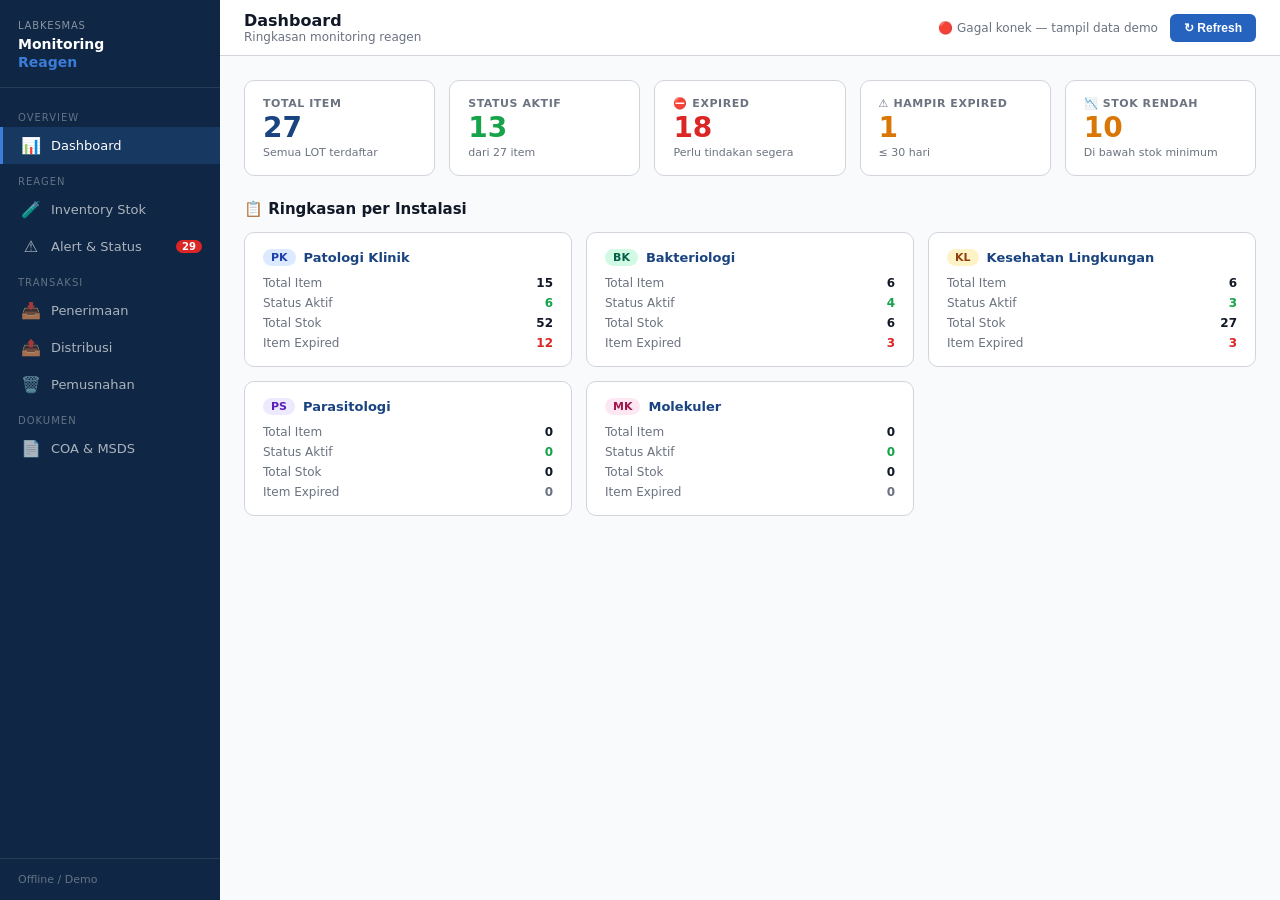
<file: Index.html>
<!DOCTYPE html>
<html lang="id">
<head>
<meta charset="UTF-8">
<meta name="viewport" content="width=device-width, initial-scale=1.0">
<title>Monitoring Reagen Komprehensif</title>
<style>
  :root {
    --blue-900: #0f2744;
    --blue-700: #1a4480;
    --blue-500: #2563be;
    --blue-400: #3b7dd8;
    --blue-100: #dbeafe;
    --blue-50:  #eff6ff;
    --gray-900: #111827;
    --gray-700: #374151;
    --gray-500: #6b7280;
    --gray-300: #d1d5db;
    --gray-100: #f3f4f6;
    --gray-50:  #f9fafb;
    --white:    #ffffff;
    --red-600:  #dc2626;
    --red-100:  #fee2e2;
    --red-50:   #fef2f2;
    --amber-600:#d97706;
    --amber-100:#fef3c7;
    --green-600:#16a34a;
    --green-100:#dcfce7;
    --sidebar-w: 220px;
    --header-h:  56px;
  }

  * { box-sizing: border-box; margin: 0; padding: 0; }

  body {
    font-family: 'Segoe UI', system-ui, -apple-system, sans-serif;
    background: var(--gray-50);
    color: var(--gray-900);
    display: flex;
    min-height: 100vh;
    font-size: 14px;
  }

  /* ── SIDEBAR ── */
  .sidebar {
    width: var(--sidebar-w);
    background: var(--blue-900);
    display: flex;
    flex-direction: column;
    position: fixed;
    top: 0; left: 0; bottom: 0;
    z-index: 100;
  }
  .sidebar-logo {
    padding: 20px 18px 16px;
    border-bottom: 1px solid rgba(255,255,255,0.1);
  }
  .sidebar-logo .org {
    font-size: 10px;
    color: rgba(255,255,255,0.5);
    letter-spacing: 0.08em;
    text-transform: uppercase;
    margin-bottom: 4px;
  }
  .sidebar-logo .title {
    font-size: 14px;
    font-weight: 700;
    color: var(--white);
    line-height: 1.3;
  }
  .sidebar-logo .title span {
    color: var(--blue-400);
  }
  .sidebar-nav { padding: 12px 0; flex: 1; overflow-y: auto; }
  .nav-label {
    font-size: 10px;
    color: rgba(255,255,255,0.35);
    letter-spacing: 0.1em;
    text-transform: uppercase;
    padding: 8px 18px 4px;
    margin-top: 4px;
  }
  .nav-item {
    display: flex;
    align-items: center;
    gap: 10px;
    padding: 9px 18px;
    cursor: pointer;
    color: rgba(255,255,255,0.65);
    font-size: 13px;
    font-weight: 500;
    border-left: 3px solid transparent;
    transition: all 0.15s;
    text-decoration: none;
  }
  .nav-item:hover { background: rgba(255,255,255,0.06); color: var(--white); }
  .nav-item.active {
    background: rgba(59,125,216,0.2);
    color: var(--white);
    border-left-color: var(--blue-400);
  }
  .nav-item .icon { font-size: 16px; min-width: 20px; text-align: center; }
  .nav-badge {
    margin-left: auto;
    background: var(--red-600);
    color: white;
    font-size: 10px;
    font-weight: 700;
    padding: 1px 6px;
    border-radius: 10px;
    min-width: 18px;
    text-align: center;
  }
  .sidebar-footer {
    padding: 14px 18px;
    border-top: 1px solid rgba(255,255,255,0.1);
    font-size: 11px;
    color: rgba(255,255,255,0.35);
  }

  /* ── MAIN ── */
  .main { margin-left: var(--sidebar-w); flex: 1; display: flex; flex-direction: column; min-height: 100vh; }

  .topbar {
    height: var(--header-h);
    background: var(--white);
    border-bottom: 1px solid var(--gray-300);
    display: flex;
    align-items: center;
    justify-content: space-between;
    padding: 0 24px;
    position: sticky;
    top: 0;
    z-index: 50;
  }
  .topbar-left { display: flex; align-items: center; gap: 12px; }
  .page-title { font-size: 16px; font-weight: 700; color: var(--gray-900); }
  .page-sub { font-size: 12px; color: var(--gray-500); }
  .topbar-right { display: flex; align-items: center; gap: 12px; }
  .last-update { font-size: 12px; color: var(--gray-500); }
  .btn-refresh {
    display: flex; align-items: center; gap: 6px;
    background: var(--blue-500); color: white;
    border: none; border-radius: 6px;
    padding: 7px 14px; font-size: 12px; font-weight: 600;
    cursor: pointer; transition: background 0.15s;
  }
  .btn-refresh:hover { background: var(--blue-700); }

  .content { padding: 24px; flex: 1; }

  /* ── PAGES ── */
  .page { display: none; }
  .page.active { display: block; }

  /* ── STAT CARDS ── */
  .stat-grid { display: grid; grid-template-columns: repeat(auto-fit, minmax(180px, 1fr)); gap: 14px; margin-bottom: 24px; }
  .stat-card {
    background: var(--white);
    border: 1px solid var(--gray-300);
    border-radius: 10px;
    padding: 16px 18px;
    display: flex; flex-direction: column; gap: 4px;
  }
  .stat-card .label { font-size: 11px; color: var(--gray-500); font-weight: 600; text-transform: uppercase; letter-spacing: 0.05em; }
  .stat-card .value { font-size: 28px; font-weight: 800; color: var(--blue-700); line-height: 1; }
  .stat-card .sub { font-size: 11px; color: var(--gray-500); }
  .stat-card.warn .value { color: var(--red-600); }
  .stat-card.amber .value { color: var(--amber-600); }

  /* ── SECTION HEADER ── */
  .section-head {
    display: flex; align-items: center; justify-content: space-between;
    margin-bottom: 14px;
  }
  .section-title { font-size: 15px; font-weight: 700; color: var(--gray-900); }
  .section-count { font-size: 12px; color: var(--gray-500); margin-top: 2px; }

  /* ── ALERT TABLES ── */
  .alert-grid { display: grid; grid-template-columns: 1fr 1fr; gap: 16px; margin-bottom: 24px; }
  @media (max-width: 900px) { .alert-grid { grid-template-columns: 1fr; } }

  .alert-box {
    background: var(--white);
    border: 1px solid var(--gray-300);
    border-radius: 10px;
    overflow: hidden;
  }
  .alert-box-head {
    padding: 12px 16px;
    display: flex; align-items: center; gap: 8px;
    font-size: 13px; font-weight: 700;
  }
  .alert-box-head.expired { background: var(--red-50); border-bottom: 1px solid #fca5a5; color: var(--red-600); }
  .alert-box-head.lowstock { background: var(--amber-100); border-bottom: 1px solid #fcd34d; color: var(--amber-600); }

  /* ── TABLES ── */
  .table-wrap { overflow-x: auto; }
  table { width: 100%; border-collapse: collapse; font-size: 13px; }
  thead th {
    background: var(--gray-100);
    color: var(--gray-700);
    font-weight: 700;
    font-size: 11px;
    text-transform: uppercase;
    letter-spacing: 0.04em;
    padding: 9px 12px;
    text-align: left;
    border-bottom: 1px solid var(--gray-300);
    white-space: nowrap;
  }
  tbody tr { border-bottom: 1px solid var(--gray-100); }
  tbody tr:hover { background: var(--blue-50); }
  tbody td { padding: 9px 12px; color: var(--gray-700); vertical-align: middle; }

  /* ── BADGES ── */
  .badge {
    display: inline-block;
    padding: 2px 8px;
    border-radius: 99px;
    font-size: 11px;
    font-weight: 700;
    white-space: nowrap;
  }
  .badge-aktif { background: var(--green-100); color: var(--green-600); }
  .badge-inactive { background: var(--gray-100); color: var(--gray-500); }
  .badge-expired { background: var(--red-100); color: var(--red-600); }
  .badge-warn { background: var(--amber-100); color: var(--amber-600); }
  .badge-instalasi-pk { background: #dbeafe; color: #1e40af; }
  .badge-instalasi-bk { background: #d1fae5; color: #065f46; }
  .badge-instalasi-kl { background: #fef3c7; color: #92400e; }
  .badge-instalasi-ps { background: #ede9fe; color: #5b21b6; }
  .badge-instalasi-mk { background: #fce7f3; color: #9d174d; }

  /* ── FILTER BAR ── */
  .filter-bar {
    display: flex; gap: 10px; flex-wrap: wrap;
    margin-bottom: 14px; align-items: center;
  }
  .filter-bar select, .filter-bar input {
    border: 1px solid var(--gray-300);
    border-radius: 6px;
    padding: 7px 10px;
    font-size: 13px;
    background: var(--white);
    color: var(--gray-700);
    outline: none;
    transition: border-color 0.15s;
  }
  .filter-bar select:focus, .filter-bar input:focus { border-color: var(--blue-400); }
  .filter-bar input { min-width: 220px; }
  .filter-count { font-size: 12px; color: var(--gray-500); margin-left: auto; }

  /* ── CARD TABLE (summary per instalasi) ── */
  .instalasi-grid { display: grid; grid-template-columns: repeat(auto-fit, minmax(260px, 1fr)); gap: 14px; margin-bottom: 24px; }
  .instalasi-card {
    background: var(--white);
    border: 1px solid var(--gray-300);
    border-radius: 10px;
    padding: 16px 18px;
  }
  .instalasi-card .inst-name { font-size: 13px; font-weight: 700; color: var(--blue-700); margin-bottom: 10px; display: flex; align-items: center; gap: 8px; }
  .instalasi-card .inst-rows { display: flex; flex-direction: column; gap: 6px; }
  .inst-row { display: flex; justify-content: space-between; font-size: 12px; }
  .inst-row .k { color: var(--gray-500); }
  .inst-row .v { font-weight: 700; color: var(--gray-800); }

  /* ── EMPTY STATE ── */
  .empty-state {
    text-align: center;
    padding: 40px 20px;
    color: var(--gray-500);
  }
  .empty-state .icon { font-size: 36px; margin-bottom: 10px; }
  .empty-state .msg { font-size: 14px; font-weight: 600; color: var(--gray-700); margin-bottom: 4px; }
  .empty-state .sub { font-size: 12px; }

  /* ── FULL TABLE CARD ── */
  .table-card {
    background: var(--white);
    border: 1px solid var(--gray-300);
    border-radius: 10px;
    overflow: hidden;
  }
  .table-card-head {
    padding: 14px 16px;
    border-bottom: 1px solid var(--gray-100);
    display: flex; justify-content: space-between; align-items: center;
  }
  .table-card-head .title { font-size: 14px; font-weight: 700; }
  .table-card-head .count { font-size: 12px; color: var(--gray-500); }

  /* ── DAYS LEFT PILL ── */
  .days-pill {
    display: inline-flex; align-items: center;
    padding: 2px 8px; border-radius: 99px;
    font-size: 11px; font-weight: 700;
  }
  .days-red { background: var(--red-100); color: var(--red-600); }
  .days-amber { background: var(--amber-100); color: var(--amber-600); }
  .days-green { background: var(--green-100); color: var(--green-600); }
  .days-gray { background: var(--gray-100); color: var(--gray-500); }

  /* scrollbar */
  ::-webkit-scrollbar { width: 6px; height: 6px; }
  ::-webkit-scrollbar-track { background: transparent; }
  ::-webkit-scrollbar-thumb { background: var(--gray-300); border-radius: 3px; }
</style>
</head>
<body>

<!-- SIDEBAR -->
<aside class="sidebar">
  <div class="sidebar-logo">
    <div class="org">Labkesmas</div>
    <div class="title">Monitoring<br><span>Reagen</span></div>
  </div>
  <nav class="sidebar-nav">
    <div class="nav-label">Overview</div>
    <div class="nav-item active" onclick="showPage('dashboard', this)">
      <span class="icon">📊</span> Dashboard
    </div>
    <div class="nav-label">Reagen</div>
    <div class="nav-item" onclick="showPage('inventory', this)">
      <span class="icon">🧪</span> Inventory Stok
    </div>
    <div class="nav-item" onclick="showPage('alerts', this)">
      <span class="icon">⚠️</span> Alert & Status
      <span class="nav-badge" id="badge-alert">0</span>
    </div>
    <div class="nav-label">Transaksi</div>
    <div class="nav-item" onclick="showPage('penerimaan', this)">
      <span class="icon">📥</span> Penerimaan
    </div>
    <div class="nav-item" onclick="showPage('distribusi', this)">
      <span class="icon">📤</span> Distribusi
    </div>
    <div class="nav-item" onclick="showPage('pemusnahan', this)">
      <span class="icon">🗑️</span> Pemusnahan
    </div>
    <div class="nav-label">Dokumen</div>
    <div class="nav-item" onclick="showPage('dokumen', this)">
      <span class="icon">📄</span> COA & MSDS
    </div>
  </nav>
  <div class="sidebar-footer" id="sidebar-footer">
    Memuat data...
  </div>
</aside>

<!-- MAIN -->
<div class="main">
  <div class="topbar">
    <div class="topbar-left">
      <div>
        <div class="page-title" id="topbar-title">Dashboard</div>
        <div class="page-sub" id="topbar-sub">Ringkasan monitoring reagen</div>
      </div>
    </div>
    <div class="topbar-right">
      <span class="last-update" id="last-update-text">—</span>
      <button class="btn-refresh" onclick="loadData()">↻ Refresh</button>
    </div>
  </div>

  <div class="content">

    <!-- PAGE: DASHBOARD -->
    <div class="page active" id="page-dashboard">
      <div class="stat-grid" id="stat-grid"></div>
      <div class="section-head"><div><div class="section-title">📋 Ringkasan per Instalasi</div></div></div>
      <div class="instalasi-grid" id="instalasi-grid"></div>
    </div>

    <!-- PAGE: INVENTORY -->
    <div class="page" id="page-inventory">
      <div class="filter-bar">
        <input type="text" id="inv-search" placeholder="🔍 Cari nama reagen / LOT / merk..." oninput="filterInventory()">
        <select id="inv-inst" onchange="filterInventory()">
          <option value="">Semua Instalasi</option>
          <option>Patologi Klinik</option>
          <option>Bakteriologi</option>
          <option>Kesehatan Lingkungan</option>
          <option>Parasitologi</option>
          <option>Molekuler</option>
        </select>
        <select id="inv-status" onchange="filterInventory()">
          <option value="">Semua Status</option>
          <option>AKTIF</option>
          <option>TIDAK AKTIF</option>
        </select>
        <select id="inv-expiry" onchange="filterInventory()">
          <option value="">Semua Expiry</option>
          <option value="expired">Sudah Expired</option>
          <option value="30">≤ 30 hari</option>
          <option value="90">≤ 90 hari</option>
          <option value="ok">Aman</option>
        </select>
        <span class="filter-count" id="inv-count"></span>
      </div>
      <div class="table-card">
        <div class="table-wrap">
          <table>
            <thead>
              <tr>
                <th>No</th>
                <th>Instalasi</th>
                <th>Nama Reagen</th>
                <th>Kode/LOT</th>
                <th>Merk</th>
                <th>Supplier</th>
                <th>Sisa Stok</th>
                <th>Unit</th>
                <th>Stok Min</th>
                <th>Status</th>
                <th>Exp. Date</th>
                <th>Sisa Hari</th>
                <th>Lokasi</th>
                <th>PIC</th>
              </tr>
            </thead>
            <tbody id="inv-tbody"></tbody>
          </table>
        </div>
      </div>
    </div>

    <!-- PAGE: ALERTS -->
    <div class="page" id="page-alerts">
      <div class="alert-grid">
        <div class="alert-box">
          <div class="alert-box-head expired">⛔ Sudah Expired</div>
          <div class="table-wrap">
            <table><thead><tr><th>Instalasi</th><th>Nama Reagen</th><th>LOT</th><th>Exp. Date</th><th>Stok</th></tr></thead>
            <tbody id="alert-expired-tbody"></tbody></table>
          </div>
        </div>
        <div class="alert-box">
          <div class="alert-box-head expired" style="background:#fff7ed;border-bottom-color:#fed7aa;color:#c2410c;">⚠️ Hampir Expired (≤ 30 hari)</div>
          <div class="table-wrap">
            <table><thead><tr><th>Instalasi</th><th>Nama Reagen</th><th>LOT</th><th>Exp. Date</th><th>Sisa Hari</th></tr></thead>
            <tbody id="alert-near-tbody"></tbody></table>
          </div>
        </div>
        <div class="alert-box">
          <div class="alert-box-head lowstock">📉 Stok Minimum</div>
          <div class="table-wrap">
            <table><thead><tr><th>Instalasi</th><th>Nama Reagen</th><th>Stok</th><th>Min</th><th>Status</th></tr></thead>
            <tbody id="alert-lowstock-tbody"></tbody></table>
          </div>
        </div>
        <div class="alert-box">
          <div class="alert-box-head lowstock" style="background:#fdf4ff;border-bottom-color:#e9d5ff;color:#7e22ce;">🔴 Status TIDAK AKTIF (ada stok)</div>
          <div class="table-wrap">
            <table><thead><tr><th>Instalasi</th><th>Nama Reagen</th><th>LOT</th><th>Stok</th><th>Exp. Date</th></tr></thead>
            <tbody id="alert-inactive-tbody"></tbody></table>
          </div>
        </div>
      </div>
    </div>

    <!-- PAGE: PENERIMAAN -->
    <div class="page" id="page-penerimaan">
      <div class="table-card">
        <div class="table-card-head">
          <span class="title">📥 Log Penerimaan Reagen</span>
          <span class="count" id="penerimaan-count">0 record</span>
        </div>
        <div class="table-wrap">
          <table>
            <thead><tr><th>No</th><th>Instalasi</th><th>Tgl Terima</th><th>Nama Reagen</th><th>Kode/LOT</th><th>Kategori</th><th>Supplier</th><th>Exp. Date</th><th>Qty</th><th>Unit</th><th>PIC</th><th>COA</th><th>MSDS</th><th>Ket</th></tr></thead>
            <tbody id="penerimaan-tbody"></tbody>
          </table>
        </div>
      </div>
    </div>

    <!-- PAGE: DISTRIBUSI -->
    <div class="page" id="page-distribusi">
      <div class="table-card">
        <div class="table-card-head">
          <span class="title">📤 Log Distribusi Reagen</span>
          <span class="count" id="distribusi-count">0 record</span>
        </div>
        <div class="table-wrap">
          <table>
            <thead><tr><th>No</th><th>Instalasi</th><th>Tgl Distribusi</th><th>Nama Reagen</th><th>Kode/LOT</th><th>Merk</th><th>Qty Keluar</th><th>Unit</th><th>Periode Pakai</th><th>PIC Pengirim</th><th>PIC Penerima</th><th>Ket</th></tr></thead>
            <tbody id="distribusi-tbody"></tbody>
          </table>
        </div>
      </div>
    </div>

    <!-- PAGE: PEMUSNAHAN -->
    <div class="page" id="page-pemusnahan">
      <div class="table-card">
        <div class="table-card-head">
          <span class="title">🗑️ Log Pemusnahan Reagen</span>
          <span class="count" id="pemusnahan-count">0 record</span>
        </div>
        <div class="table-wrap">
          <table>
            <thead><tr><th>No</th><th>Instalasi</th><th>Tgl Musnah</th><th>Nama Reagen</th><th>Kode/LOT</th><th>Merk</th><th>Alasan</th><th>Qty</th><th>Unit</th><th>Exp. Date</th><th>Metode</th><th>PIC</th><th>Lokasi</th><th>Ket</th></tr></thead>
            <tbody id="pemusnahan-tbody"></tbody>
          </table>
        </div>
      </div>
    </div>

    <!-- PAGE: DOKUMEN -->
    <div class="page" id="page-dokumen">
      <div class="filter-bar">
        <input type="text" id="doc-search" placeholder="🔍 Cari nama reagen..." oninput="filterDokumen()">
        <select id="doc-inst" onchange="filterDokumen()">
          <option value="">Semua Instalasi</option>
          <option>Patologi Klinik</option>
          <option>Bakteriologi</option>
          <option>Kesehatan Lingkungan</option>
        </select>
        <span class="filter-count" id="doc-count"></span>
      </div>
      <div class="table-card">
        <div class="table-wrap">
          <table>
            <thead><tr><th>No</th><th>Instalasi</th><th>Nama Reagen</th><th>Kode/LOT</th><th>Aktif</th><th>Supplier</th><th>Exp. Date</th><th>Link COA</th><th>Link MSDS</th><th>Status COA</th><th>Status MSDS</th><th>PIC</th><th>Catatan</th></tr></thead>
            <tbody id="doc-tbody"></tbody>
          </table>
        </div>
      </div>
    </div>

  </div><!-- /content -->
</div><!-- /main -->

<script>
// ══════════════════════════════════════════
// CONFIG — URL CSV per sheet (dari publish to web + GID)
// ══════════════════════════════════════════
const BASE_PUB = 'https://docs.google.com/spreadsheets/d/e/2PACX-1vSt7r4vLpo4nz6RrNccxEEd_nc1m2AIkdqoTZEDdSEQcgYRRtWsxR6yVeNZnOQTSgWumtZCUF5N3e1q/pub';

const CSV_URLS = {
  master:      `${BASE_PUB}?gid=966225467&single=true&output=csv`,
  inventory:   `${BASE_PUB}?gid=1582778964&single=true&output=csv`,
  penerimaan:  `${BASE_PUB}?gid=1439568414&single=true&output=csv`,
  distribusi:  `${BASE_PUB}?gid=2097351299&single=true&output=csv`,
  pemusnahan:  `${BASE_PUB}?gid=1861623006&single=true&output=csv`,
  dokumen:     `${BASE_PUB}?gid=1225725400&single=true&output=csv`,
};

// Dummy mode flag — false = pakai live Sheets
const USE_DUMMY = false;

function csvUrl(key) {
  return CSV_URLS[key];
}

// ══════════════════════════════════════════
// DUMMY DATA (dari PDF) — dipakai kalau SHEET_ID belum diisi
// ══════════════════════════════════════════
const DUMMY_INVENTORY = [
  {no:'1',inst:'Patologi Klinik',nama:'ALAT (GPT)',lot:'LOT 324037-40724427',merk:'PROLINE',supplier:'PT. PRODIA DIAGNOSTIC LINE',stok:'2',unit:'Kit',min:'1',status:'TIDAK AKTIF',exp:'6/30/2025',lokasi:'2-8 °C',pic:'Rosdiana, SKM'},
  {no:'2',inst:'Patologi Klinik',nama:'ALAT (GPT)',lot:'LOT 324119-40824623',merk:'PROLINE',supplier:'PT. PRODIA DIAGNOSTIC LINE',stok:'1',unit:'Kit',min:'1',status:'TIDAK AKTIF',exp:'9/30/2025',lokasi:'2-8 °C',pic:'Rosdiana, SKM'},
  {no:'3',inst:'Patologi Klinik',nama:'ALBUMIN',lot:'LOT 323307-40624386',merk:'PROLINE',supplier:'PT. PRODIA DIAGNOSTIC LINE',stok:'1',unit:'Kit',min:'1',status:'TIDAK AKTIF',exp:'7/31/2025',lokasi:'2-8 °C',pic:'Rosdiana, SKM'},
  {no:'4',inst:'Patologi Klinik',nama:'ALBUMIN',lot:'LOT 324140-41224032',merk:'PROLINE',supplier:'PT. PRODIA DIAGNOSTIC LINE',stok:'4',unit:'Kit',min:'1',status:'TIDAK AKTIF',exp:'10/31/2025',lokasi:'2-8 °C',pic:'Rosdiana, SKM'},
  {no:'6',inst:'Patologi Klinik',nama:'ALKALINE PHOSPHATASE',lot:'LOT 325172-40725606',merk:'PROLINE',supplier:'PT. PRODIA DIAGNOSTIC LINE',stok:'2',unit:'Kit',min:'1',status:'AKTIF',exp:'9/30/2026',lokasi:'2-8 °C',pic:'Rosdiana, SKM'},
  {no:'9',inst:'Patologi Klinik',nama:'ASAT (GOT)',lot:'LOT 324039-40724431',merk:'PROLINE',supplier:'PT. PRODIA DIAGNOSTIC LINE',stok:'1',unit:'Kit',min:'1',status:'AKTIF',exp:'6/30/2025',lokasi:'2-8 °C',pic:'Rosdiana, SKM'},
  {no:'14',inst:'Patologi Klinik',nama:'BILIRUBIN DIRECT',lot:'LOT 32511-40925850',merk:'PROLINE',supplier:'PT. PRODIA DIAGNOSTIC LINE',stok:'1',unit:'Kit',min:'1',status:'AKTIF',exp:'10/31/2026',lokasi:'2-8 °C',pic:'Rosdiana, SKM'},
  {no:'17',inst:'Patologi Klinik',nama:'CHOLESTEROL',lot:'LOT 324011-40424186',merk:'PROLINE',supplier:'PT. PRODIA DIAGNOSTIC LINE',stok:'2',unit:'Kit',min:'1',status:'AKTIF',exp:'2/28/2027',lokasi:'2-8 °C',pic:'Rosdiana, SKM'},
  {no:'23',inst:'Patologi Klinik',nama:'ELISA ANTI-MEASLES VIRUS (IgM)',lot:'LOT E251202DQ',merk:'EUROIMMUN',supplier:'PT.INTI MAKMUR',stok:'9',unit:'Kit',min:'1',status:'TIDAK AKTIF',exp:'1/12/2026',lokasi:'2-8 °C',pic:'Rosdiana, SKM'},
  {no:'24',inst:'Patologi Klinik',nama:'ELISA ANTI-MEASLES VIRUS (IgM)',lot:'LOT E260402AU',merk:'EUROIMMUN',supplier:'PT.INTI MAKMUR',stok:'9',unit:'Kit',min:'1',status:'AKTIF',exp:'4/1/2027',lokasi:'2-8 °C',pic:'Rosdiana, SKM'},
  {no:'44',inst:'Patologi Klinik',nama:'HDL C DIRECT',lot:'LOT 324038-40424183',merk:'PROLINE',supplier:'PT. PRODIA DIAGNOSTIC LINE',stok:'2',unit:'Kit',min:'1',status:'TIDAK AKTIF',exp:'3/31/2026',lokasi:'2-8 °C',pic:'Rosdiana, SKM'},
  {no:'45',inst:'Patologi Klinik',nama:'HDL C DIRECT',lot:'LOT 325167-40725611',merk:'PROLINE',supplier:'PT. PRODIA DIAGNOSTIC LINE',stok:'5',unit:'Kit',min:'1',status:'AKTIF',exp:'5/2/2027',lokasi:'2-8 °C',pic:'Rosdiana, SKM'},
  {no:'63',inst:'Patologi Klinik',nama:'TRYGLICERIDES',lot:'LOT 324105-40824626',merk:'PROLINE',supplier:'PT. PRODIA DIAGNOSTIC LINE',stok:'4',unit:'Kit',min:'1',status:'TIDAK AKTIF',exp:'6/30/2026',lokasi:'2-8 °C',pic:'Rosdiana, SKM'},
  {no:'66',inst:'Patologi Klinik',nama:'UREA',lot:'LOT 324090-40724501',merk:'PROLINE',supplier:'PT. PRODIA DIAGNOSTIC LINE',stok:'3',unit:'Kit',min:'1',status:'TIDAK AKTIF',exp:'5/31/2026',lokasi:'2-8 °C',pic:'Rosdiana, SKM'},
  {no:'68',inst:'Patologi Klinik',nama:'URIC ACID',lot:'LOT 324091-40624367',merk:'PROLINE',supplier:'PT. PRODIA DIAGNOSTIC LINE',stok:'6',unit:'Kit',min:'1',status:'TIDAK AKTIF',exp:'11/30/2025',lokasi:'2-8 °C',pic:'Rosdiana, SKM'},
  {no:'70',inst:'Bakteriologi',nama:'1-NAPHTOL AR',lot:'BATCH 220923',merk:'CDH',supplier:'-',stok:'1',unit:'Botol',min:'1',status:'AKTIF',exp:'8/1/2028',lokasi:'10-30 °C',pic:'Maulidar, S.Tr.Kes'},
  {no:'71',inst:'Bakteriologi',nama:'AMOXICILLIN',lot:'LOT 0000688793',merk:'HIMEDIA',supplier:'-',stok:'1',unit:'Botol',min:'1',status:'TIDAK AKTIF',exp:'5/31/2026',lokasi:'(-) 20-8 °C',pic:'Maulidar, S.Tr.Kes'},
  {no:'72',inst:'Bakteriologi',nama:'AMPICILIN',lot:'LOT 0000697973',merk:'HIMEDIA',supplier:'-',stok:'1',unit:'Botol',min:'1',status:'AKTIF',exp:'7/31/2026',lokasi:'(-) 20-8 °C',pic:'Maulidar, S.Tr.Kes'},
  {no:'73',inst:'Bakteriologi',nama:'AZITHROMYCIN',lot:'LOT 000681300',merk:'HIMEDIA',supplier:'-',stok:'1',unit:'Botol',min:'1',status:'AKTIF',exp:'12/31/2026',lokasi:'(-) 20-8 °C',pic:'Maulidar, S.Tr.Kes'},
  {no:'80',inst:'Bakteriologi',nama:'CIPROFLOXACIN',lot:'LOT 0000698750',merk:'HIMEDIA',supplier:'-',stok:'1',unit:'Botol',min:'1',status:'AKTIF',exp:'3/31/2027',lokasi:'(-) 20-8 °C',pic:'Maulidar, S.Tr.Kes'},
  {no:'82',inst:'Bakteriologi',nama:'IMIPENEM',lot:'LOT 0000697046',merk:'MILIPORE',supplier:'-',stok:'1',unit:'Botol',min:'1',status:'TIDAK AKTIF',exp:'4/30/2026',lokasi:'(-) 20-8 °C',pic:'Maulidar, S.Tr.Kes'},
  {no:'100',inst:'Kesehatan Lingkungan',nama:'ALUMINIUM (36 TEST KIT)',lot:'-',merk:'KNAI INSTRUMENT',supplier:'PT KANNAI KANAKA',stok:'2',unit:'Kit',min:'1',status:'AKTIF',exp:'6/2/2027',lokasi:'10-30 °C',pic:'Siti Azsura, S.Tr.Kes'},
  {no:'101',inst:'Kesehatan Lingkungan',nama:'AMONIA (100 TEST KIT)',lot:'-',merk:'KNAI INSTRUMENT',supplier:'PT KANNAI KANAKA',stok:'2',unit:'Kit',min:'1',status:'TIDAK AKTIF',exp:'6/3/2026',lokasi:'10-30 °C',pic:'Siti Azsura, S.Tr.Kes'},
  {no:'102',inst:'Kesehatan Lingkungan',nama:'ARSENIK (100 TEST KIT)',lot:'-',merk:'KNAI INSTRUMENT',supplier:'PT KANNAI KANAKA',stok:'5',unit:'Kit',min:'1',status:'TIDAK AKTIF',exp:'6/3/2026',lokasi:'10-30 °C',pic:'Siti Azsura, S.Tr.Kes'},
  {no:'103',inst:'Kesehatan Lingkungan',nama:'BESI (100 TEST KIT)',lot:'-',merk:'KNAI INSTRUMENT',supplier:'PT KANNAI KANAKA',stok:'4',unit:'Kit',min:'1',status:'TIDAK AKTIF',exp:'6/3/2026',lokasi:'10-30 °C',pic:'Siti Azsura, S.Tr.Kes'},
  {no:'106',inst:'Kesehatan Lingkungan',nama:'CHROMIUM VALENSI VI (36 TEST KIT)',lot:'-',merk:'KNAI INSTRUMENT',supplier:'PT KANNAI KANAKA',stok:'7',unit:'Kit',min:'1',status:'AKTIF',exp:'3/3/2027',lokasi:'10-30 °C',pic:'Siti Azsura, S.Tr.Kes'},
  {no:'113',inst:'Kesehatan Lingkungan',nama:'NITRAT (36 TEST KIT)',lot:'-',merk:'KNAI INSTRUMENT',supplier:'PT KANNAI KANAKA',stok:'7',unit:'Kit',min:'1',status:'AKTIF',exp:'3/3/2027',lokasi:'10-30 °C',pic:'Siti Azsura, S.Tr.Kes'},
];

// ══════════════════════════════════════════
// GLOBALS
// ══════════════════════════════════════════
let inventoryData = [];
let penerimaan = [], distribusi = [], pemusnahan = [], dokumen = [];
const TODAY = new Date();
TODAY.setHours(0,0,0,0);

// ══════════════════════════════════════════
// NAV
// ══════════════════════════════════════════
const pageMeta = {
  dashboard:  {title:'Dashboard', sub:'Ringkasan monitoring reagen'},
  inventory:  {title:'Inventory Stok Reagen', sub:'Data stok aktif semua instalasi'},
  alerts:     {title:'Alert & Status', sub:'Reagen expired, hampir expired, dan stok rendah'},
  penerimaan: {title:'Penerimaan Reagen', sub:'Log penerimaan dari supplier'},
  distribusi: {title:'Distribusi Reagen', sub:'Log distribusi ke unit'},
  pemusnahan: {title:'Pemusnahan Reagen', sub:'Log reagen yang dimusnahkan'},
  dokumen:    {title:'Dokumen COA & MSDS', sub:'Index dokumen sertifikat dan keselamatan'},
};

function showPage(id, el) {
  document.querySelectorAll('.page').forEach(p => p.classList.remove('active'));
  document.querySelectorAll('.nav-item').forEach(n => n.classList.remove('active'));
  document.getElementById('page-' + id).classList.add('active');
  if (el) el.classList.add('active');
  document.getElementById('topbar-title').textContent = pageMeta[id].title;
  document.getElementById('topbar-sub').textContent = pageMeta[id].sub;
}

// ══════════════════════════════════════════
// PARSE CSV
// ══════════════════════════════════════════
function parseCSV(csv) {
  const lines = csv.trim().split('\n');
  const headers = parseCSVLine(lines[0]);
  return lines.slice(1).map(line => {
    const vals = parseCSVLine(line);
    const obj = {};
    headers.forEach((h, i) => obj[h.trim()] = (vals[i] || '').trim());
    return obj;
  }).filter(r => Object.values(r).some(v => v));
}

function parseCSVLine(line) {
  const result = []; let current = ''; let inQuote = false;
  for (let i = 0; i < line.length; i++) {
    const c = line[i];
    if (c === '"') { inQuote = !inQuote; }
    else if (c === ',' && !inQuote) { result.push(current); current = ''; }
    else current += c;
  }
  result.push(current);
  return result;
}

// ══════════════════════════════════════════
// DATE UTILS
// ══════════════════════════════════════════
function parseDate(str) {
  if (!str || str === '-' || str === '') return null;
  // Handle "Des-26", "Jan-27", "Okt-26" etc
  const monthMap = {Jan:0,Feb:1,Mar:2,Apr:3,Mei:4,Jun:5,Jul:6,Agu:7,Sep:8,Okt:9,Nov:10,Des:11};
  const shortMatch = str.match(/^([A-Za-z]+)-(\d{2})$/);
  if (shortMatch) {
    const m = monthMap[shortMatch[1]]; const y = 2000 + parseInt(shortMatch[2]);
    if (m !== undefined) return new Date(y, m, 28);
  }
  const d = new Date(str);
  return isNaN(d) ? null : d;
}

function daysLeft(expStr) {
  const d = parseDate(expStr);
  if (!d) return null;
  const diff = Math.floor((d - TODAY) / 86400000);
  return diff;
}

function fmtDate(str) {
  const d = parseDate(str);
  if (!d) return str || '-';
  return d.toLocaleDateString('id-ID', {day:'2-digit', month:'short', year:'numeric'});
}

function daysPill(days) {
  if (days === null) return '<span class="days-pill days-gray">-</span>';
  if (days < 0) return `<span class="days-pill days-red">Expired ${Math.abs(days)}h lalu</span>`;
  if (days <= 30) return `<span class="days-pill days-amber">${days} hari</span>`;
  if (days <= 90) return `<span class="days-pill days-amber">${days} hari</span>`;
  return `<span class="days-pill days-green">${days} hari</span>`;
}

// ══════════════════════════════════════════
// BADGE INSTALASI
// ══════════════════════════════════════════
function instBadge(inst) {
  const map = {
    'Patologi Klinik': 'pk',
    'Bakteriologi': 'bk',
    'Kesehatan Lingkungan': 'kl',
    'Parasitologi': 'ps',
    'Molekuler': 'mk',
  };
  const k = map[inst] || 'pk';
  const short = {'pk':'PK','bk':'BK','kl':'KL','ps':'PS','mk':'MK'}[k];
  return `<span class="badge badge-instalasi-${k}">${short}</span>`;
}

// ══════════════════════════════════════════
// RENDER DASHBOARD
// ══════════════════════════════════════════
function renderDashboard() {
  const data = inventoryData;
  const total = data.length;
  const aktif = data.filter(r => r.status === 'AKTIF').length;
  const expiredCount = data.filter(r => { const d = daysLeft(r.exp); return d !== null && d < 0; }).length;
  const nearExp = data.filter(r => { const d = daysLeft(r.exp); return d !== null && d >= 0 && d <= 30; }).length;
  const lowStock = data.filter(r => parseInt(r.stok) <= parseInt(r.min) && r.min !== '').length;

  document.getElementById('badge-alert').textContent = expiredCount + nearExp + lowStock;

  document.getElementById('stat-grid').innerHTML = `
    <div class="stat-card"><div class="label">Total Item</div><div class="value">${total}</div><div class="sub">Semua LOT terdaftar</div></div>
    <div class="stat-card"><div class="label">Status Aktif</div><div class="value" style="color:var(--green-600)">${aktif}</div><div class="sub">dari ${total} item</div></div>
    <div class="stat-card warn"><div class="label">⛔ Expired</div><div class="value">${expiredCount}</div><div class="sub">Perlu tindakan segera</div></div>
    <div class="stat-card amber"><div class="label">⚠️ Hampir Expired</div><div class="value">${nearExp}</div><div class="sub">≤ 30 hari</div></div>
    <div class="stat-card amber"><div class="label">📉 Stok Rendah</div><div class="value">${lowStock}</div><div class="sub">Di bawah stok minimum</div></div>
  `;

  const byInst = {};
  const instalasi = ['Patologi Klinik','Bakteriologi','Kesehatan Lingkungan','Parasitologi','Molekuler'];
  instalasi.forEach(i => byInst[i] = {total:0, aktif:0, stok:0, expired:0});
  data.forEach(r => {
    if (!byInst[r.inst]) return;
    byInst[r.inst].total++;
    if (r.status === 'AKTIF') byInst[r.inst].aktif++;
    byInst[r.inst].stok += parseInt(r.stok) || 0;
    const d = daysLeft(r.exp);
    if (d !== null && d < 0) byInst[r.inst].expired++;
  });

  document.getElementById('instalasi-grid').innerHTML = instalasi.map(inst => {
    const s = byInst[inst];
    return `<div class="instalasi-card">
      <div class="inst-name">${instBadge(inst)} ${inst}</div>
      <div class="inst-rows">
        <div class="inst-row"><span class="k">Total Item</span><span class="v">${s.total}</span></div>
        <div class="inst-row"><span class="k">Status Aktif</span><span class="v" style="color:var(--green-600)">${s.aktif}</span></div>
        <div class="inst-row"><span class="k">Total Stok</span><span class="v">${s.stok}</span></div>
        <div class="inst-row"><span class="k">Item Expired</span><span class="v" style="color:${s.expired>0?'var(--red-600)':'var(--gray-500)'}">${s.expired}</span></div>
      </div>
    </div>`;
  }).join('');
}

// ══════════════════════════════════════════
// RENDER INVENTORY
// ══════════════════════════════════════════
let filteredInv = [];

function renderInventory(data) {
  filteredInv = data;
  document.getElementById('inv-count').textContent = `${data.length} item`;
  document.getElementById('inv-tbody').innerHTML = data.map(r => {
    const days = daysLeft(r.exp);
    const statusBadge = r.status === 'AKTIF'
      ? '<span class="badge badge-aktif">AKTIF</span>'
      : '<span class="badge badge-inactive">TIDAK AKTIF</span>';
    return `<tr>
      <td>${r.no}</td>
      <td>${instBadge(r.inst)} ${r.inst}</td>
      <td><strong>${r.nama}</strong></td>
      <td style="font-size:11px;color:var(--gray-500)">${r.lot}</td>
      <td>${r.merk}</td>
      <td style="font-size:11px">${r.supplier}</td>
      <td style="text-align:center;font-weight:700">${r.stok}</td>
      <td>${r.unit}</td>
      <td style="text-align:center">${r.min}</td>
      <td>${statusBadge}</td>
      <td style="white-space:nowrap">${fmtDate(r.exp)}</td>
      <td>${daysPill(days)}</td>
      <td style="font-size:11px">${r.lokasi}</td>
      <td style="font-size:11px">${r.pic}</td>
    </tr>`;
  }).join('') || '<tr><td colspan="14" style="text-align:center;padding:20px;color:var(--gray-500)">Tidak ada data</td></tr>';
}

function filterInventory() {
  const q = document.getElementById('inv-search').value.toLowerCase();
  const inst = document.getElementById('inv-inst').value;
  const status = document.getElementById('inv-status').value;
  const expiry = document.getElementById('inv-expiry').value;

  let data = inventoryData.filter(r => {
    const matchQ = !q || r.nama.toLowerCase().includes(q) || r.lot.toLowerCase().includes(q) || r.merk.toLowerCase().includes(q);
    const matchInst = !inst || r.inst === inst;
    const matchStatus = !status || r.status === status;
    let matchExpiry = true;
    if (expiry) {
      const days = daysLeft(r.exp);
      if (expiry === 'expired') matchExpiry = days !== null && days < 0;
      else if (expiry === '30') matchExpiry = days !== null && days >= 0 && days <= 30;
      else if (expiry === '90') matchExpiry = days !== null && days >= 0 && days <= 90;
      else if (expiry === 'ok') matchExpiry = days === null || days > 90;
    }
    return matchQ && matchInst && matchStatus && matchExpiry;
  });
  renderInventory(data);
}

// ══════════════════════════════════════════
// RENDER ALERTS
// ══════════════════════════════════════════
function renderAlerts() {
  const data = inventoryData;

  // Expired
  const exp = data.filter(r => { const d = daysLeft(r.exp); return d !== null && d < 0; });
  document.getElementById('alert-expired-tbody').innerHTML = exp.length
    ? exp.map(r => `<tr>
        <td>${instBadge(r.inst)} ${r.inst}</td>
        <td><strong>${r.nama}</strong></td>
        <td style="font-size:11px">${r.lot}</td>
        <td>${fmtDate(r.exp)}</td>
        <td style="text-align:center">${r.stok} ${r.unit}</td>
      </tr>`).join('')
    : '<tr><td colspan="5"><div class="empty-state"><div class="icon">✅</div><div class="msg">Tidak ada reagen expired</div></div></td></tr>';

  // Near expired ≤30 hari
  const near = data.filter(r => { const d = daysLeft(r.exp); return d !== null && d >= 0 && d <= 30; });
  document.getElementById('alert-near-tbody').innerHTML = near.length
    ? near.map(r => `<tr>
        <td>${instBadge(r.inst)} ${r.inst}</td>
        <td><strong>${r.nama}</strong></td>
        <td style="font-size:11px">${r.lot}</td>
        <td>${fmtDate(r.exp)}</td>
        <td>${daysPill(daysLeft(r.exp))}</td>
      </tr>`).join('')
    : '<tr><td colspan="5"><div class="empty-state"><div class="icon">✅</div><div class="msg">Tidak ada yang hampir expired</div></div></td></tr>';

  // Low stock
  const low = data.filter(r => r.min && parseInt(r.stok) <= parseInt(r.min));
  document.getElementById('alert-lowstock-tbody').innerHTML = low.length
    ? low.map(r => `<tr>
        <td>${instBadge(r.inst)} ${r.inst}</td>
        <td><strong>${r.nama}</strong></td>
        <td style="text-align:center;font-weight:700;color:var(--red-600)">${r.stok}</td>
        <td style="text-align:center">${r.min}</td>
        <td><span class="badge badge-expired">Rendah</span></td>
      </tr>`).join('')
    : '<tr><td colspan="5"><div class="empty-state"><div class="icon">✅</div><div class="msg">Stok semua aman</div></div></td></tr>';

  // Inactive with stock
  const inactive = data.filter(r => r.status === 'TIDAK AKTIF' && parseInt(r.stok) > 0);
  document.getElementById('alert-inactive-tbody').innerHTML = inactive.length
    ? inactive.map(r => `<tr>
        <td>${instBadge(r.inst)} ${r.inst}</td>
        <td><strong>${r.nama}</strong></td>
        <td style="font-size:11px">${r.lot}</td>
        <td style="text-align:center">${r.stok} ${r.unit}</td>
        <td>${fmtDate(r.exp)}</td>
      </tr>`).join('')
    : '<tr><td colspan="5"><div class="empty-state"><div class="icon">✅</div><div class="msg">Tidak ada item tidak aktif bermasalah</div></div></td></tr>';
}

// ══════════════════════════════════════════
// RENDER LOG TABLES (Penerimaan / Distribusi / Pemusnahan)
// ══════════════════════════════════════════
function renderEmptyLog(tbodyId, countId, cols, label) {
  document.getElementById(countId).textContent = '0 record';
  document.getElementById(tbodyId).innerHTML = `<tr><td colspan="${cols}">
    <div class="empty-state">
      <div class="icon">📭</div>
      <div class="msg">Belum ada data ${label}</div>
      <div class="sub">Isi sheet "${label}" di Google Sheets untuk menampilkan log di sini</div>
    </div>
  </td></tr>`;
}

function renderPenerimaan(rows) {
  document.getElementById('penerimaan-count').textContent = `${rows.length} record`;
  if (!rows.length) { renderEmptyLog('penerimaan-tbody','penerimaan-count',14,'Penerimaan'); return; }
  document.getElementById('penerimaan-tbody').innerHTML = rows.map((r,i) => `<tr>
    <td>${i+1}</td><td>${r.Instalasi||'-'}</td><td>${r['Tgl Terima']||'-'}</td>
    <td><strong>${r['Nama Reagen']||'-'}</strong></td><td>${r['Kode/Lot']||'-'}</td>
    <td>${r.Kategori||'-'}</td><td>${r.Supplier||'-'}</td><td>${r['Exp. Date']||'-'}</td>
    <td>${r.Qty||'-'}</td><td>${r.Unit||'-'}</td><td>${r.PIC||'-'}</td>
    <td>${r['Link COA']?`<a href="${r['Link COA']}" target="_blank">📄 COA</a>`:'-'}</td>
    <td>${r['Link MSDS']?`<a href="${r['Link MSDS']}" target="_blank">📄 MSDS</a>`:'-'}</td>
    <td>${r.Ket||'-'}</td>
  </tr>`).join('');
}

function renderDistribusi(rows) {
  document.getElementById('distribusi-count').textContent = `${rows.length} record`;
  if (!rows.length) { renderEmptyLog('distribusi-tbody','distribusi-count',12,'Distribusi'); return; }
  document.getElementById('distribusi-tbody').innerHTML = rows.map((r,i) => `<tr>
    <td>${i+1}</td><td>${r.Instalasi||'-'}</td><td>${r['Tgl Distribusi']||'-'}</td>
    <td><strong>${r['Nama Reagen']||'-'}</strong></td><td>${r['Kode/Lot']||'-'}</td>
    <td>${r.Merk||'-'}</td><td>${r['Qty Keluar']||'-'}</td><td>${r.Unit||'-'}</td>
    <td>${r['Periode Pakai']||'-'}</td><td>${r['PIC Pengirim']||'-'}</td>
    <td>${r['PIC Penerima']||'-'}</td><td>${r.Ket||'-'}</td>
  </tr>`).join('');
}

function renderPemusnahan(rows) {
  document.getElementById('pemusnahan-count').textContent = `${rows.length} record`;
  if (!rows.length) { renderEmptyLog('pemusnahan-tbody','pemusnahan-count',14,'Pemusnahan'); return; }
  document.getElementById('pemusnahan-tbody').innerHTML = rows.map((r,i) => `<tr>
    <td>${i+1}</td><td>${r.Instalasi||'-'}</td><td>${r['Tgl Musnah']||'-'}</td>
    <td><strong>${r['Nama Reagen']||'-'}</strong></td><td>${r['Kode/Lot']||'-'}</td>
    <td>${r.Merk||'-'}</td><td>${r['Alasan Musnah']||'-'}</td><td>${r.Qty||'-'}</td>
    <td>${r.Unit||'-'}</td><td>${r['Exp. Date']||'-'}</td><td>${r['Metode Pemusnahan']||'-'}</td>
    <td>${r.PIC||'-'}</td><td>${r.Lokasi||'-'}</td><td>${r.Ket||'-'}</td>
  </tr>`).join('');
}

// ══════════════════════════════════════════
// RENDER DOKUMEN
// ══════════════════════════════════════════
let filteredDoc = [];
function renderDokumen(rows) {
  filteredDoc = rows;
  document.getElementById('doc-count').textContent = `${rows.length} item`;
  document.getElementById('doc-tbody').innerHTML = rows.length
    ? rows.map((r,i) => `<tr>
        <td>${i+1}</td>
        <td>${instBadge(r.Instalasi||'')} ${r.Instalasi||'-'}</td>
        <td><strong>${r['Nama Reagen']||'-'}</strong></td>
        <td style="font-size:11px">${r['Kode/Lot']||'-'}</td>
        <td>${r.Aktif==='AKTIF'?'<span class="badge badge-aktif">AKTIF</span>':'<span class="badge badge-inactive">TIDAK AKTIF</span>'}</td>
        <td style="font-size:11px">${r.Supplier||'-'}</td>
        <td>${r['Exp. Date']||'-'}</td>
        <td>${r['Link COA']?`<a href="${r['Link COA']}" target="_blank" style="color:var(--blue-500)">📄 Lihat COA</a>`:'-'}</td>
        <td>${r['Link MSDS']?`<a href="${r['Link MSDS']}" target="_blank" style="color:var(--blue-500)">📄 Lihat MSDS</a>`:'-'}</td>
        <td>${r['Status COA']||'-'}</td>
        <td>${r['Status MSDS']||'-'}</td>
        <td style="font-size:11px">${r.PIC||'-'}</td>
        <td>${r.Catatan||'-'}</td>
      </tr>`).join('')
    : '<tr><td colspan="13"><div class="empty-state"><div class="icon">📂</div><div class="msg">Belum ada data dokumen</div><div class="sub">Isi sheet "DOCUMENT INDEX - COA & MSDS" di Google Sheets</div></div></td></tr>';
}

function filterDokumen() {
  // used when we have live data; for now just static
}

// ══════════════════════════════════════════
// MAP CSV COLUMNS → internal keys
// ══════════════════════════════════════════
function mapInventoryRow(r) {
  // Coba detect column names dari CSV
  return {
    no: r['No'] || r['no'] || '',
    inst: r['Instalasi'] || '',
    nama: r['Nama Reagen'] || '',
    lot: r['Kode/Lot'] || r['Kode/LOT'] || '',
    merk: r['Merk'] || '',
    supplier: r['Supplier'] || '',
    stok: r['Sisa Stok'] || r['Stok Awal'] || '0',
    unit: r['Unit'] || '',
    min: r['Stok Min'] || '1',
    status: r['Status'] || '',
    exp: r['Exp. Date'] || '',
    lokasi: r['Lokasi'] || '',
    pic: r['PIC'] || '',
  };
}

// ══════════════════════════════════════════
// LOAD DATA
// ══════════════════════════════════════════
async function loadData() {
  document.getElementById('last-update-text').textContent = '⏳ Memuat data...';
  document.getElementById('sidebar-footer').textContent = 'Menghubungkan ke Sheets...';

  if (USE_DUMMY) {
    inventoryData = DUMMY_INVENTORY;
    renderAll();
    document.getElementById('last-update-text').textContent = '⚠️ Mode demo';
    document.getElementById('sidebar-footer').textContent = 'Mode Demo';
    return;
  }

  try {
    // Fetch inventory (sheet Stok)
    const invRes = await fetch(csvUrl('inventory'));
    if (!invRes.ok) throw new Error(`HTTP ${invRes.status}`);
    const invCsv = await invRes.text();
    const invRaw = parseCSV(invCsv);
    inventoryData = invRaw.map(mapInventoryRow).filter(r => r.nama && r.nama !== 'Nama Reagen');

    // Fetch semua sheet lain secara paralel
    const [penRes, disRes, musRes, docRes] = await Promise.allSettled([
      fetch(csvUrl('penerimaan')).then(r => r.text()).then(parseCSV),
      fetch(csvUrl('distribusi')).then(r => r.text()).then(parseCSV),
      fetch(csvUrl('pemusnahan')).then(r => r.text()).then(parseCSV),
      fetch(csvUrl('dokumen')).then(r => r.text()).then(parseCSV),
    ]);

    penerimaan = penRes.status === 'fulfilled' ? penRes.value.filter(r => r['Nama Reagen'] || r['No']) : [];
    distribusi = disRes.status === 'fulfilled' ? disRes.value.filter(r => r['Nama Reagen'] || r['No']) : [];
    pemusnahan = musRes.status === 'fulfilled' ? musRes.value.filter(r => r['Nama Reagen'] || r['No']) : [];
    dokumen    = docRes.status === 'fulfilled' ? docRes.value.filter(r => r['Nama Reagen']) : [];

    renderAll();

    const now = new Date().toLocaleString('id-ID', {day:'2-digit',month:'short',year:'numeric',hour:'2-digit',minute:'2-digit'});
    document.getElementById('last-update-text').textContent = `🟢 Update: ${now}`;
    document.getElementById('sidebar-footer').textContent = `${inventoryData.length} item · Live`;

  } catch(e) {
    console.error('Gagal fetch Sheets:', e);
    inventoryData = DUMMY_INVENTORY;
    penerimaan = []; distribusi = []; pemusnahan = []; dokumen = [];
    renderAll();
    document.getElementById('last-update-text').textContent = '🔴 Gagal konek — tampil data demo';
    document.getElementById('sidebar-footer').textContent = 'Offline / Demo';
  }
}

function renderAll() {
  renderDashboard();
  renderInventory(inventoryData);
  renderAlerts();
  renderPenerimaan(penerimaan);
  renderDistribusi(distribusi);
  renderPemusnahan(pemusnahan);
  renderDokumen(dokumen);
}

// ══════════════════════════════════════════
// INIT
// ══════════════════════════════════════════
loadData();
</script>
</body>
</html>
</file>
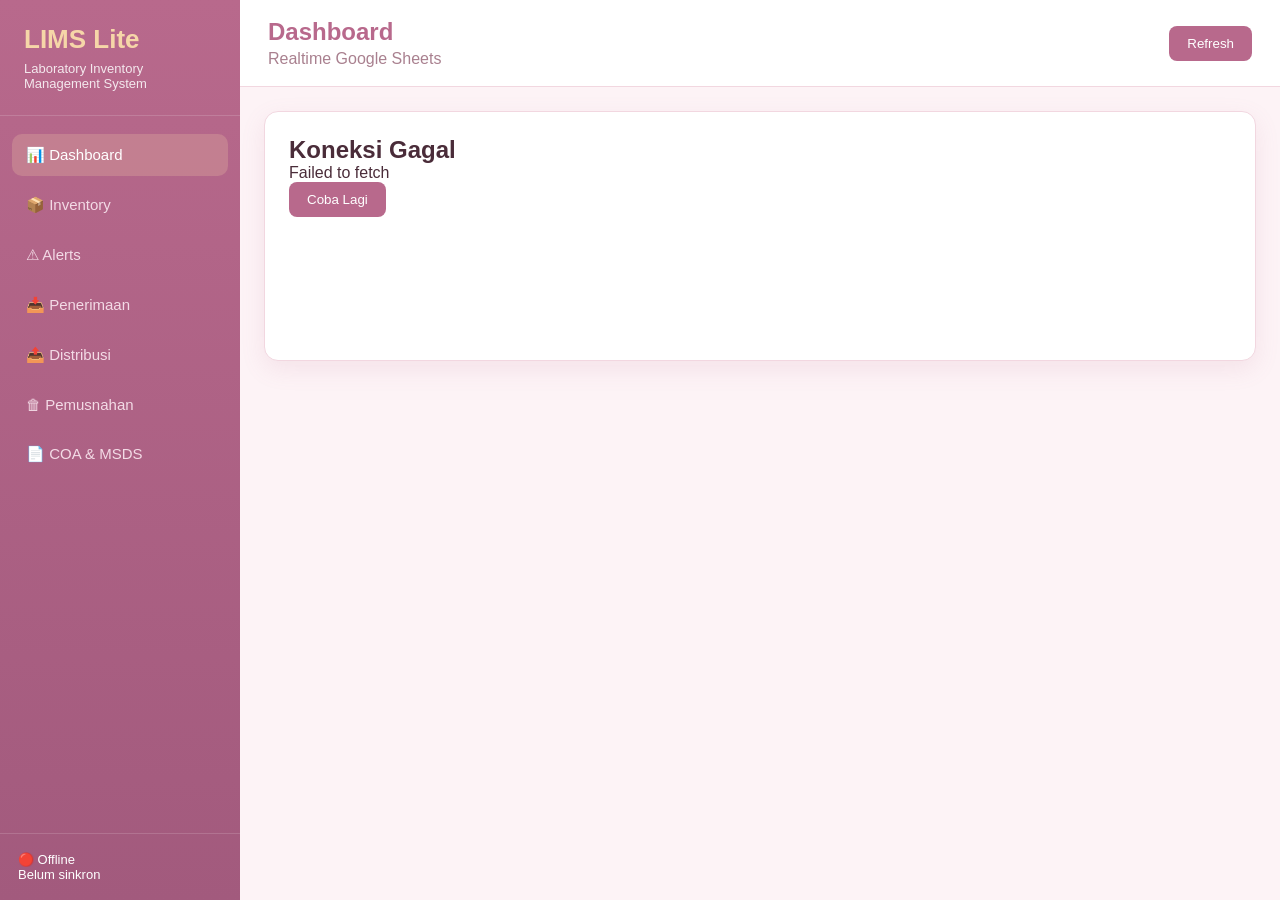
<file: index_v2_2.html>
<!DOCTYPE html>
<html lang="id">
<head>
<meta charset="UTF-8">
<meta name="viewport" content="width=device-width,initial-scale=1">
<title>LIMS Lite v2.2</title>
<link rel="stylesheet" href="css/style.css">

<script defer src="js/config.js"></script>
<script defer src="js/api.js"></script>
<script defer src="js/app.js"></script>
<script defer src="js/dashboard.js"></script>
<script defer src="js/inventory.js"></script>
<script defer src="js/alerts.js"></script>
<script defer src="js/transactions.js"></script>
<script defer src="js/documents.js"></script>
</head>
<body>

<div id="app">

<aside class="sidebar">

<div class="logo">
<h1>LIMS Lite</h1>
<p>Laboratory Inventory Management System</p>
</div>

<nav>
<button class="nav-btn active" data-page="dashboard">📊 Dashboard</button>
<button class="nav-btn" data-page="inventory">📦 Inventory</button>
<button class="nav-btn" data-page="alerts">⚠ Alerts</button>
<button class="nav-btn" data-page="penerimaan">📥 Penerimaan</button>
<button class="nav-btn" data-page="distribusi">📤 Distribusi</button>
<button class="nav-btn" data-page="pemusnahan">🗑 Pemusnahan</button>
<button class="nav-btn" data-page="documents">📄 COA & MSDS</button>
</nav>

<div class="sidebar-footer">
<div id="connectionStatus">🔴 Offline</div>
<div id="lastSync">Belum sinkron</div>
</div>

</aside>

<main class="main">

<header class="topbar">
<div>
<h2 id="pageTitle">Dashboard</h2>
<p id="pageSubtitle">Realtime Google Sheets</p>
</div>
<button id="refreshBtn">Refresh</button>
</header>

<section id="loadingScreen">
<h2>Menghubungkan ke Google Sheets...</h2>
</section>

<section id="errorScreen" hidden>
<h2>Koneksi Gagal</h2>
<p id="errorMessage"></p>
<button id="retryBtn">Coba Lagi</button>
</section>

<section id="dashboardPage" class="page" hidden>

<div class="stats-grid">
<div class="card"><h3 id="totalItems">0</h3><p>Total Reagen</p></div>
<div class="card"><h3 id="activeItems">0</h3><p>Aktif</p></div>
<div class="card"><h3 id="expiredItems">0</h3><p>Expired</p></div>
<div class="card"><h3 id="warningItems">0</h3><p>Near Expired</p></div>
<div class="card"><h3 id="lowStockItems">0</h3><p>Stok Rendah</p></div>
</div>

<div class="card">
<h3>Ringkasan Instalasi</h3>
<div id="installationSummary"></div>
</div>

<div class="card">
<h3>Aktivitas Terbaru</h3>
<div id="recentActivity"></div>
</div>

</section>

<section id="inventoryPage" class="page" hidden>

<div class="inventory-toolbar">

<input id="inventorySearch"
placeholder="Cari reagen, lot, supplier">

<select id="filterInstalasi">
<option value="">Semua Instalasi</option>
</select>

<select id="filterStatus">
<option value="">Semua Status</option>
<option value="AKTIF">Aktif</option>
<option value="TIDAK AKTIF">Tidak Aktif</option>
</select>

</div>

<div class="stats-grid">
<div class="card"><h3 id="inventoryTotal">0</h3><p>Total</p></div>
<div class="card"><h3 id="inventoryLowStock">0</h3><p>Low Stock</p></div>
<div class="card"><h3 id="inventoryExpired">0</h3><p>Expired</p></div>
<div class="card"><h3 id="inventoryWarning">0</h3><p>Warning</p></div>
</div>

<div class="card">
<div id="inventoryContent">
Memuat inventory...
</div>
</div>

</section>

<section id="alertsPage" class="page" hidden>
<div class="card"><div id="alertsContent"></div></div>
</section>

<section id="penerimaanPage" class="page" hidden>
<div class="card"><div id="penerimaanContent"></div></div>
</section>

<section id="distribusiPage" class="page" hidden>
<div class="card"><div id="distribusiContent"></div></div>
</section>

<section id="pemusnahanPage" class="page" hidden>
<div class="card"><div id="pemusnahanContent"></div></div>
</section>

<section id="documentsPage" class="page" hidden>
<div class="card"><div id="documentsContent"></div></div>
</section>

</main>

</div>

</body>
</html>
</file>
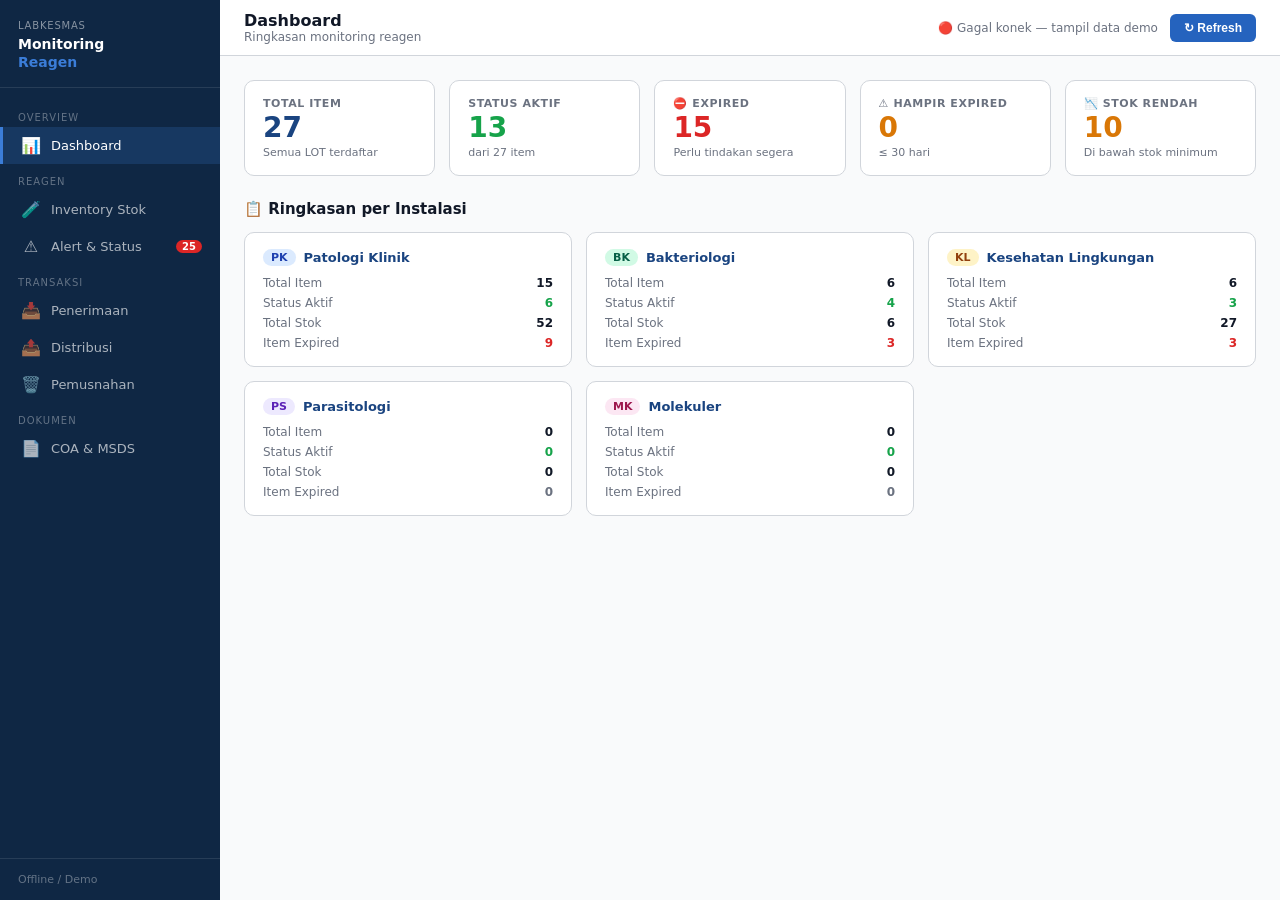
<file: index_v2_debug.html>
<!DOCTYPE html>
<html lang="id">
<head>
<meta charset="UTF-8">
<meta name="viewport" content="width=device-width, initial-scale=1.0">
<title>Monitoring Reagen Komprehensif</title>
<style>
  :root {
    --blue-900: #0f2744;
    --blue-700: #1a4480;
    --blue-500: #2563be;
    --blue-400: #3b7dd8;
    --blue-100: #dbeafe;
    --blue-50:  #eff6ff;
    --gray-900: #111827;
    --gray-700: #374151;
    --gray-500: #6b7280;
    --gray-300: #d1d5db;
    --gray-100: #f3f4f6;
    --gray-50:  #f9fafb;
    --white:    #ffffff;
    --red-600:  #dc2626;
    --red-100:  #fee2e2;
    --red-50:   #fef2f2;
    --amber-600:#d97706;
    --amber-100:#fef3c7;
    --green-600:#16a34a;
    --green-100:#dcfce7;
    --sidebar-w: 220px;
    --header-h:  56px;
  }

  * { box-sizing: border-box; margin: 0; padding: 0; }

  body {
    font-family: 'Segoe UI', system-ui, -apple-system, sans-serif;
    background: var(--gray-50);
    color: var(--gray-900);
    display: flex;
    min-height: 100vh;
    font-size: 14px;
  }

  /* ── SIDEBAR ── */
  .sidebar {
    width: var(--sidebar-w);
    background: var(--blue-900);
    display: flex;
    flex-direction: column;
    position: fixed;
    top: 0; left: 0; bottom: 0;
    z-index: 100;
  }
  .sidebar-logo {
    padding: 20px 18px 16px;
    border-bottom: 1px solid rgba(255,255,255,0.1);
  }
  .sidebar-logo .org {
    font-size: 10px;
    color: rgba(255,255,255,0.5);
    letter-spacing: 0.08em;
    text-transform: uppercase;
    margin-bottom: 4px;
  }
  .sidebar-logo .title {
    font-size: 14px;
    font-weight: 700;
    color: var(--white);
    line-height: 1.3;
  }
  .sidebar-logo .title span {
    color: var(--blue-400);
  }
  .sidebar-nav { padding: 12px 0; flex: 1; overflow-y: auto; }
  .nav-label {
    font-size: 10px;
    color: rgba(255,255,255,0.35);
    letter-spacing: 0.1em;
    text-transform: uppercase;
    padding: 8px 18px 4px;
    margin-top: 4px;
  }
  .nav-item {
    display: flex;
    align-items: center;
    gap: 10px;
    padding: 9px 18px;
    cursor: pointer;
    color: rgba(255,255,255,0.65);
    font-size: 13px;
    font-weight: 500;
    border-left: 3px solid transparent;
    transition: all 0.15s;
    text-decoration: none;
  }
  .nav-item:hover { background: rgba(255,255,255,0.06); color: var(--white); }
  .nav-item.active {
    background: rgba(59,125,216,0.2);
    color: var(--white);
    border-left-color: var(--blue-400);
  }
  .nav-item .icon { font-size: 16px; min-width: 20px; text-align: center; }
  .nav-badge {
    margin-left: auto;
    background: var(--red-600);
    color: white;
    font-size: 10px;
    font-weight: 700;
    padding: 1px 6px;
    border-radius: 10px;
    min-width: 18px;
    text-align: center;
  }
  .sidebar-footer {
    padding: 14px 18px;
    border-top: 1px solid rgba(255,255,255,0.1);
    font-size: 11px;
    color: rgba(255,255,255,0.35);
  }

  /* ── MAIN ── */
  .main { margin-left: var(--sidebar-w); flex: 1; display: flex; flex-direction: column; min-height: 100vh; }

  .topbar {
    height: var(--header-h);
    background: var(--white);
    border-bottom: 1px solid var(--gray-300);
    display: flex;
    align-items: center;
    justify-content: space-between;
    padding: 0 24px;
    position: sticky;
    top: 0;
    z-index: 50;
  }
  .topbar-left { display: flex; align-items: center; gap: 12px; }
  .page-title { font-size: 16px; font-weight: 700; color: var(--gray-900); }
  .page-sub { font-size: 12px; color: var(--gray-500); }
  .topbar-right { display: flex; align-items: center; gap: 12px; }
  .last-update { font-size: 12px; color: var(--gray-500); }
  .btn-refresh {
    display: flex; align-items: center; gap: 6px;
    background: var(--blue-500); color: white;
    border: none; border-radius: 6px;
    padding: 7px 14px; font-size: 12px; font-weight: 600;
    cursor: pointer; transition: background 0.15s;
  }
  .btn-refresh:hover { background: var(--blue-700); }

  .content { padding: 24px; flex: 1; }

  /* ── PAGES ── */
  .page { display: none; }
  .page.active { display: block; }

  /* ── STAT CARDS ── */
  .stat-grid { display: grid; grid-template-columns: repeat(auto-fit, minmax(180px, 1fr)); gap: 14px; margin-bottom: 24px; }
  .stat-card {
    background: var(--white);
    border: 1px solid var(--gray-300);
    border-radius: 10px;
    padding: 16px 18px;
    display: flex; flex-direction: column; gap: 4px;
  }
  .stat-card .label { font-size: 11px; color: var(--gray-500); font-weight: 600; text-transform: uppercase; letter-spacing: 0.05em; }
  .stat-card .value { font-size: 28px; font-weight: 800; color: var(--blue-700); line-height: 1; }
  .stat-card .sub { font-size: 11px; color: var(--gray-500); }
  .stat-card.warn .value { color: var(--red-600); }
  .stat-card.amber .value { color: var(--amber-600); }

  /* ── SECTION HEADER ── */
  .section-head {
    display: flex; align-items: center; justify-content: space-between;
    margin-bottom: 14px;
  }
  .section-title { font-size: 15px; font-weight: 700; color: var(--gray-900); }
  .section-count { font-size: 12px; color: var(--gray-500); margin-top: 2px; }

  /* ── ALERT TABLES ── */
  .alert-grid { display: grid; grid-template-columns: 1fr 1fr; gap: 16px; margin-bottom: 24px; }
  @media (max-width: 900px) { .alert-grid { grid-template-columns: 1fr; } }

  .alert-box {
    background: var(--white);
    border: 1px solid var(--gray-300);
    border-radius: 10px;
    overflow: hidden;
  }
  .alert-box-head {
    padding: 12px 16px;
    display: flex; align-items: center; gap: 8px;
    font-size: 13px; font-weight: 700;
  }
  .alert-box-head.expired { background: var(--red-50); border-bottom: 1px solid #fca5a5; color: var(--red-600); }
  .alert-box-head.lowstock { background: var(--amber-100); border-bottom: 1px solid #fcd34d; color: var(--amber-600); }

  /* ── TABLES ── */
  .table-wrap { overflow-x: auto; }
  table { width: 100%; border-collapse: collapse; font-size: 13px; }
  thead th {
    background: var(--gray-100);
    color: var(--gray-700);
    font-weight: 700;
    font-size: 11px;
    text-transform: uppercase;
    letter-spacing: 0.04em;
    padding: 9px 12px;
    text-align: left;
    border-bottom: 1px solid var(--gray-300);
    white-space: nowrap;
  }
  tbody tr { border-bottom: 1px solid var(--gray-100); }
  tbody tr:hover { background: var(--blue-50); }
  tbody td { padding: 9px 12px; color: var(--gray-700); vertical-align: middle; }

  /* ── BADGES ── */
  .badge {
    display: inline-block;
    padding: 2px 8px;
    border-radius: 99px;
    font-size: 11px;
    font-weight: 700;
    white-space: nowrap;
  }
  .badge-aktif { background: var(--green-100); color: var(--green-600); }
  .badge-inactive { background: var(--gray-100); color: var(--gray-500); }
  .badge-expired { background: var(--red-100); color: var(--red-600); }
  .badge-warn { background: var(--amber-100); color: var(--amber-600); }
  .badge-instalasi-pk { background: #dbeafe; color: #1e40af; }
  .badge-instalasi-bk { background: #d1fae5; color: #065f46; }
  .badge-instalasi-kl { background: #fef3c7; color: #92400e; }
  .badge-instalasi-ps { background: #ede9fe; color: #5b21b6; }
  .badge-instalasi-mk { background: #fce7f3; color: #9d174d; }

  /* ── FILTER BAR ── */
  .filter-bar {
    display: flex; gap: 10px; flex-wrap: wrap;
    margin-bottom: 14px; align-items: center;
  }
  .filter-bar select, .filter-bar input {
    border: 1px solid var(--gray-300);
    border-radius: 6px;
    padding: 7px 10px;
    font-size: 13px;
    background: var(--white);
    color: var(--gray-700);
    outline: none;
    transition: border-color 0.15s;
  }
  .filter-bar select:focus, .filter-bar input:focus { border-color: var(--blue-400); }
  .filter-bar input { min-width: 220px; }
  .filter-count { font-size: 12px; color: var(--gray-500); margin-left: auto; }

  /* ── CARD TABLE (summary per instalasi) ── */
  .instalasi-grid { display: grid; grid-template-columns: repeat(auto-fit, minmax(260px, 1fr)); gap: 14px; margin-bottom: 24px; }
  .instalasi-card {
    background: var(--white);
    border: 1px solid var(--gray-300);
    border-radius: 10px;
    padding: 16px 18px;
  }
  .instalasi-card .inst-name { font-size: 13px; font-weight: 700; color: var(--blue-700); margin-bottom: 10px; display: flex; align-items: center; gap: 8px; }
  .instalasi-card .inst-rows { display: flex; flex-direction: column; gap: 6px; }
  .inst-row { display: flex; justify-content: space-between; font-size: 12px; }
  .inst-row .k { color: var(--gray-500); }
  .inst-row .v { font-weight: 700; color: var(--gray-800); }

  /* ── EMPTY STATE ── */
  .empty-state {
    text-align: center;
    padding: 40px 20px;
    color: var(--gray-500);
  }
  .empty-state .icon { font-size: 36px; margin-bottom: 10px; }
  .empty-state .msg { font-size: 14px; font-weight: 600; color: var(--gray-700); margin-bottom: 4px; }
  .empty-state .sub { font-size: 12px; }

  /* ── FULL TABLE CARD ── */
  .table-card {
    background: var(--white);
    border: 1px solid var(--gray-300);
    border-radius: 10px;
    overflow: hidden;
  }
  .table-card-head {
    padding: 14px 16px;
    border-bottom: 1px solid var(--gray-100);
    display: flex; justify-content: space-between; align-items: center;
  }
  .table-card-head .title { font-size: 14px; font-weight: 700; }
  .table-card-head .count { font-size: 12px; color: var(--gray-500); }

  /* ── DAYS LEFT PILL ── */
  .days-pill {
    display: inline-flex; align-items: center;
    padding: 2px 8px; border-radius: 99px;
    font-size: 11px; font-weight: 700;
  }
  .days-red { background: var(--red-100); color: var(--red-600); }
  .days-amber { background: var(--amber-100); color: var(--amber-600); }
  .days-green { background: var(--green-100); color: var(--green-600); }
  .days-gray { background: var(--gray-100); color: var(--gray-500); }

  /* scrollbar */
  ::-webkit-scrollbar { width: 6px; height: 6px; }
  ::-webkit-scrollbar-track { background: transparent; }
  ::-webkit-scrollbar-thumb { background: var(--gray-300); border-radius: 3px; }
</style>
</head>
<body>

<!-- SIDEBAR -->
<aside class="sidebar">
  <div class="sidebar-logo">
    <div class="org">Labkesmas</div>
    <div class="title">Monitoring<br><span>Reagen</span></div>
  </div>
  <nav class="sidebar-nav">
    <div class="nav-label">Overview</div>
    <div class="nav-item active" onclick="showPage('dashboard', this)">
      <span class="icon">📊</span> Dashboard
    </div>
    <div class="nav-label">Reagen</div>
    <div class="nav-item" onclick="showPage('inventory', this)">
      <span class="icon">🧪</span> Inventory Stok
    </div>
    <div class="nav-item" onclick="showPage('alerts', this)">
      <span class="icon">⚠️</span> Alert & Status
      <span class="nav-badge" id="badge-alert">0</span>
    </div>
    <div class="nav-label">Transaksi</div>
    <div class="nav-item" onclick="showPage('penerimaan', this)">
      <span class="icon">📥</span> Penerimaan
    </div>
    <div class="nav-item" onclick="showPage('distribusi', this)">
      <span class="icon">📤</span> Distribusi
    </div>
    <div class="nav-item" onclick="showPage('pemusnahan', this)">
      <span class="icon">🗑️</span> Pemusnahan
    </div>
    <div class="nav-label">Dokumen</div>
    <div class="nav-item" onclick="showPage('dokumen', this)">
      <span class="icon">📄</span> COA & MSDS
    </div>
  </nav>
  <div class="sidebar-footer" id="sidebar-footer">
    Memuat data...
  </div>
</aside>

<!-- MAIN -->
<div class="main">
  <div class="topbar">
    <div class="topbar-left">
      <div>
        <div class="page-title" id="topbar-title">Dashboard</div>
        <div class="page-sub" id="topbar-sub">Ringkasan monitoring reagen</div>
      </div>
    </div>
    <div class="topbar-right">
      <span class="last-update" id="last-update-text">—</span>
      <button class="btn-refresh" onclick="loadData()">↻ Refresh</button>
    </div>
  </div>

  <div class="content">

    <!-- PAGE: DASHBOARD -->
    <div class="page active" id="page-dashboard">
      <div class="stat-grid" id="stat-grid"></div>
      <div class="section-head"><div><div class="section-title">📋 Ringkasan per Instalasi</div></div></div>
      <div class="instalasi-grid" id="instalasi-grid"></div>
    </div>

    <!-- PAGE: INVENTORY -->
    <div class="page" id="page-inventory">
      <div class="filter-bar">
        <input type="text" id="inv-search" placeholder="🔍 Cari nama reagen / LOT / merk..." oninput="filterInventory()">
        <select id="inv-inst" onchange="filterInventory()">
          <option value="">Semua Instalasi</option>
          <option>Patologi Klinik</option>
          <option>Bakteriologi</option>
          <option>Kesehatan Lingkungan</option>
          <option>Parasitologi</option>
          <option>Molekuler</option>
        </select>
        <select id="inv-status" onchange="filterInventory()">
          <option value="">Semua Status</option>
          <option>AKTIF</option>
          <option>TIDAK AKTIF</option>
        </select>
        <select id="inv-expiry" onchange="filterInventory()">
          <option value="">Semua Expiry</option>
          <option value="expired">Sudah Expired</option>
          <option value="30">≤ 30 hari</option>
          <option value="90">≤ 90 hari</option>
          <option value="ok">Aman</option>
        </select>
        <span class="filter-count" id="inv-count"></span>
      </div>
      <div class="table-card">
        <div class="table-wrap">
          <table>
            <thead>
              <tr>
                <th>No</th>
                <th>Instalasi</th>
                <th>Nama Reagen</th>
                <th>Kode/LOT</th>
                <th>Merk</th>
                <th>Supplier</th>
                <th>Sisa Stok</th>
                <th>Unit</th>
                <th>Stok Min</th>
                <th>Status</th>
                <th>Exp. Date</th>
                <th>Sisa Hari</th>
                <th>Lokasi</th>
                <th>PIC</th>
              </tr>
            </thead>
            <tbody id="inv-tbody"></tbody>
          </table>
        </div>
      </div>
    </div>

    <!-- PAGE: ALERTS -->
    <div class="page" id="page-alerts">
      <div class="alert-grid">
        <div class="alert-box">
          <div class="alert-box-head expired">⛔ Sudah Expired</div>
          <div class="table-wrap">
            <table><thead><tr><th>Instalasi</th><th>Nama Reagen</th><th>LOT</th><th>Exp. Date</th><th>Stok</th></tr></thead>
            <tbody id="alert-expired-tbody"></tbody></table>
          </div>
        </div>
        <div class="alert-box">
          <div class="alert-box-head expired" style="background:#fff7ed;border-bottom-color:#fed7aa;color:#c2410c;">⚠️ Hampir Expired (≤ 30 hari)</div>
          <div class="table-wrap">
            <table><thead><tr><th>Instalasi</th><th>Nama Reagen</th><th>LOT</th><th>Exp. Date</th><th>Sisa Hari</th></tr></thead>
            <tbody id="alert-near-tbody"></tbody></table>
          </div>
        </div>
        <div class="alert-box">
          <div class="alert-box-head lowstock">📉 Stok Minimum</div>
          <div class="table-wrap">
            <table><thead><tr><th>Instalasi</th><th>Nama Reagen</th><th>Stok</th><th>Min</th><th>Status</th></tr></thead>
            <tbody id="alert-lowstock-tbody"></tbody></table>
          </div>
        </div>
        <div class="alert-box">
          <div class="alert-box-head lowstock" style="background:#fdf4ff;border-bottom-color:#e9d5ff;color:#7e22ce;">🔴 Status TIDAK AKTIF (ada stok)</div>
          <div class="table-wrap">
            <table><thead><tr><th>Instalasi</th><th>Nama Reagen</th><th>LOT</th><th>Stok</th><th>Exp. Date</th></tr></thead>
            <tbody id="alert-inactive-tbody"></tbody></table>
          </div>
        </div>
      </div>
    </div>

    <!-- PAGE: PENERIMAAN -->
    <div class="page" id="page-penerimaan">
      <div class="table-card">
        <div class="table-card-head">
          <span class="title">📥 Log Penerimaan Reagen</span>
          <span class="count" id="penerimaan-count">0 record</span>
        </div>
        <div class="table-wrap">
          <table>
            <thead><tr><th>No</th><th>Instalasi</th><th>Tgl Terima</th><th>Nama Reagen</th><th>Kode/LOT</th><th>Kategori</th><th>Supplier</th><th>Exp. Date</th><th>Qty</th><th>Unit</th><th>PIC</th><th>COA</th><th>MSDS</th><th>Ket</th></tr></thead>
            <tbody id="penerimaan-tbody"></tbody>
          </table>
        </div>
      </div>
    </div>

    <!-- PAGE: DISTRIBUSI -->
    <div class="page" id="page-distribusi">
      <div class="table-card">
        <div class="table-card-head">
          <span class="title">📤 Log Distribusi Reagen</span>
          <span class="count" id="distribusi-count">0 record</span>
        </div>
        <div class="table-wrap">
          <table>
            <thead><tr><th>No</th><th>Instalasi</th><th>Tgl Distribusi</th><th>Nama Reagen</th><th>Kode/LOT</th><th>Merk</th><th>Qty Keluar</th><th>Unit</th><th>Periode Pakai</th><th>PIC Pengirim</th><th>PIC Penerima</th><th>Ket</th></tr></thead>
            <tbody id="distribusi-tbody"></tbody>
          </table>
        </div>
      </div>
    </div>

    <!-- PAGE: PEMUSNAHAN -->
    <div class="page" id="page-pemusnahan">
      <div class="table-card">
        <div class="table-card-head">
          <span class="title">🗑️ Log Pemusnahan Reagen</span>
          <span class="count" id="pemusnahan-count">0 record</span>
        </div>
        <div class="table-wrap">
          <table>
            <thead><tr><th>No</th><th>Instalasi</th><th>Tgl Musnah</th><th>Nama Reagen</th><th>Kode/LOT</th><th>Merk</th><th>Alasan</th><th>Qty</th><th>Unit</th><th>Exp. Date</th><th>Metode</th><th>PIC</th><th>Lokasi</th><th>Ket</th></tr></thead>
            <tbody id="pemusnahan-tbody"></tbody>
          </table>
        </div>
      </div>
    </div>

    <!-- PAGE: DOKUMEN -->
    <div class="page" id="page-dokumen">
      <div class="filter-bar">
        <input type="text" id="doc-search" placeholder="🔍 Cari nama reagen..." oninput="filterDokumen()">
        <select id="doc-inst" onchange="filterDokumen()">
          <option value="">Semua Instalasi</option>
          <option>Patologi Klinik</option>
          <option>Bakteriologi</option>
          <option>Kesehatan Lingkungan</option>
        </select>
        <span class="filter-count" id="doc-count"></span>
      </div>
      <div class="table-card">
        <div class="table-wrap">
          <table>
            <thead><tr><th>No</th><th>Instalasi</th><th>Nama Reagen</th><th>Kode/LOT</th><th>Aktif</th><th>Supplier</th><th>Exp. Date</th><th>Link COA</th><th>Link MSDS</th><th>Status COA</th><th>Status MSDS</th><th>PIC</th><th>Catatan</th></tr></thead>
            <tbody id="doc-tbody"></tbody>
          </table>
        </div>
      </div>
    </div>

  </div><!-- /content -->
</div><!-- /main -->

<script>
// ══════════════════════════════════════════
// CONFIG — Google Apps Script proxy (no CORS issue)
// ══════════════════════════════════════════
const PROXY_URL = 'https://script.google.com/macros/s/AKfycbxA0g_1dWefxxf-hpHD2rq9j-MzlEerz6Sfg-h7jUKwuStg-ahisvinZWxR6OPPJvKn/exec';

const SHEET_MAP = {
  inventory:  'Stok',
  penerimaan: 'Penerimaan',
  distribusi: 'Distribusi',
  pemusnahan: 'Pemusnahan',
  dokumen:    'Document Index',
};

const USE_DUMMY = false;

function proxyUrl(key) {
  return `${PROXY_URL}?sheet=${encodeURIComponent(SHEET_MAP[key])}`;
}

// Fetch via JSONP to bypass CORS
function fetchSheet(key) {
  return new Promise((resolve, reject) => {
    const callbackName = 'cb_' + key + '_' + Date.now();
    const script = document.createElement('script');
    const timeout = setTimeout(() => {
      delete window[callbackName];
      document.body.removeChild(script);
      reject(new Error('Timeout: ' + key));
    }, 15000);

    window[callbackName] = function(data) {
      clearTimeout(timeout);
      delete window[callbackName];
      document.body.removeChild(script);
      resolve(data);
    };

    script.src = proxyUrl(key) + '&callback=' + callbackName;
    script.onerror = () => {
      clearTimeout(timeout);
      delete window[callbackName];
      reject(new Error('Script load error: ' + key));
    };
    document.body.appendChild(script);
  });
}

// Konversi array 2D dari Apps Script → array of objects
function arraysToObjects(data) {
  if (!data || data.length < 2) return [];
  // Cari baris header (ada "No" atau "Nama Reagen")
  let headerIdx = 0;
  for (let i = 0; i < Math.min(5, data.length); i++) {
    const row = data[i].map(c => String(c).trim());
    if (row.includes('No') || row.includes('Nama Reagen') || row.includes('Instalasi')) {
      headerIdx = i;
      break;
    }
  }
  const headers = data[headerIdx].map(h => String(h).trim());
  return data.slice(headerIdx + 1).map(row => {
    const obj = {};
    headers.forEach((h, i) => obj[h] = String(row[i] !== undefined ? row[i] : '').trim());
    return obj;
  }).filter(r => Object.values(r).some(v => v && v !== ''));
}

// ══════════════════════════════════════════
// DUMMY DATA (dari PDF) — dipakai kalau SHEET_ID belum diisi
// ══════════════════════════════════════════
const DUMMY_INVENTORY = [
  {no:'1',inst:'Patologi Klinik',nama:'ALAT (GPT)',lot:'LOT 324037-40724427',merk:'PROLINE',supplier:'PT. PRODIA DIAGNOSTIC LINE',stok:'2',unit:'Kit',min:'1',status:'TIDAK AKTIF',exp:'6/30/2025',lokasi:'2-8 °C',pic:'Rosdiana, SKM'},
  {no:'2',inst:'Patologi Klinik',nama:'ALAT (GPT)',lot:'LOT 324119-40824623',merk:'PROLINE',supplier:'PT. PRODIA DIAGNOSTIC LINE',stok:'1',unit:'Kit',min:'1',status:'TIDAK AKTIF',exp:'9/30/2025',lokasi:'2-8 °C',pic:'Rosdiana, SKM'},
  {no:'3',inst:'Patologi Klinik',nama:'ALBUMIN',lot:'LOT 323307-40624386',merk:'PROLINE',supplier:'PT. PRODIA DIAGNOSTIC LINE',stok:'1',unit:'Kit',min:'1',status:'TIDAK AKTIF',exp:'7/31/2025',lokasi:'2-8 °C',pic:'Rosdiana, SKM'},
  {no:'4',inst:'Patologi Klinik',nama:'ALBUMIN',lot:'LOT 324140-41224032',merk:'PROLINE',supplier:'PT. PRODIA DIAGNOSTIC LINE',stok:'4',unit:'Kit',min:'1',status:'TIDAK AKTIF',exp:'10/31/2025',lokasi:'2-8 °C',pic:'Rosdiana, SKM'},
  {no:'6',inst:'Patologi Klinik',nama:'ALKALINE PHOSPHATASE',lot:'LOT 325172-40725606',merk:'PROLINE',supplier:'PT. PRODIA DIAGNOSTIC LINE',stok:'2',unit:'Kit',min:'1',status:'AKTIF',exp:'9/30/2026',lokasi:'2-8 °C',pic:'Rosdiana, SKM'},
  {no:'9',inst:'Patologi Klinik',nama:'ASAT (GOT)',lot:'LOT 324039-40724431',merk:'PROLINE',supplier:'PT. PRODIA DIAGNOSTIC LINE',stok:'1',unit:'Kit',min:'1',status:'AKTIF',exp:'6/30/2025',lokasi:'2-8 °C',pic:'Rosdiana, SKM'},
  {no:'14',inst:'Patologi Klinik',nama:'BILIRUBIN DIRECT',lot:'LOT 32511-40925850',merk:'PROLINE',supplier:'PT. PRODIA DIAGNOSTIC LINE',stok:'1',unit:'Kit',min:'1',status:'AKTIF',exp:'10/31/2026',lokasi:'2-8 °C',pic:'Rosdiana, SKM'},
  {no:'17',inst:'Patologi Klinik',nama:'CHOLESTEROL',lot:'LOT 324011-40424186',merk:'PROLINE',supplier:'PT. PRODIA DIAGNOSTIC LINE',stok:'2',unit:'Kit',min:'1',status:'AKTIF',exp:'2/28/2027',lokasi:'2-8 °C',pic:'Rosdiana, SKM'},
  {no:'23',inst:'Patologi Klinik',nama:'ELISA ANTI-MEASLES VIRUS (IgM)',lot:'LOT E251202DQ',merk:'EUROIMMUN',supplier:'PT.INTI MAKMUR',stok:'9',unit:'Kit',min:'1',status:'TIDAK AKTIF',exp:'1/12/2026',lokasi:'2-8 °C',pic:'Rosdiana, SKM'},
  {no:'24',inst:'Patologi Klinik',nama:'ELISA ANTI-MEASLES VIRUS (IgM)',lot:'LOT E260402AU',merk:'EUROIMMUN',supplier:'PT.INTI MAKMUR',stok:'9',unit:'Kit',min:'1',status:'AKTIF',exp:'4/1/2027',lokasi:'2-8 °C',pic:'Rosdiana, SKM'},
  {no:'44',inst:'Patologi Klinik',nama:'HDL C DIRECT',lot:'LOT 324038-40424183',merk:'PROLINE',supplier:'PT. PRODIA DIAGNOSTIC LINE',stok:'2',unit:'Kit',min:'1',status:'TIDAK AKTIF',exp:'3/31/2026',lokasi:'2-8 °C',pic:'Rosdiana, SKM'},
  {no:'45',inst:'Patologi Klinik',nama:'HDL C DIRECT',lot:'LOT 325167-40725611',merk:'PROLINE',supplier:'PT. PRODIA DIAGNOSTIC LINE',stok:'5',unit:'Kit',min:'1',status:'AKTIF',exp:'5/2/2027',lokasi:'2-8 °C',pic:'Rosdiana, SKM'},
  {no:'63',inst:'Patologi Klinik',nama:'TRYGLICERIDES',lot:'LOT 324105-40824626',merk:'PROLINE',supplier:'PT. PRODIA DIAGNOSTIC LINE',stok:'4',unit:'Kit',min:'1',status:'TIDAK AKTIF',exp:'6/30/2026',lokasi:'2-8 °C',pic:'Rosdiana, SKM'},
  {no:'66',inst:'Patologi Klinik',nama:'UREA',lot:'LOT 324090-40724501',merk:'PROLINE',supplier:'PT. PRODIA DIAGNOSTIC LINE',stok:'3',unit:'Kit',min:'1',status:'TIDAK AKTIF',exp:'5/31/2026',lokasi:'2-8 °C',pic:'Rosdiana, SKM'},
  {no:'68',inst:'Patologi Klinik',nama:'URIC ACID',lot:'LOT 324091-40624367',merk:'PROLINE',supplier:'PT. PRODIA DIAGNOSTIC LINE',stok:'6',unit:'Kit',min:'1',status:'TIDAK AKTIF',exp:'11/30/2025',lokasi:'2-8 °C',pic:'Rosdiana, SKM'},
  {no:'70',inst:'Bakteriologi',nama:'1-NAPHTOL AR',lot:'BATCH 220923',merk:'CDH',supplier:'-',stok:'1',unit:'Botol',min:'1',status:'AKTIF',exp:'8/1/2028',lokasi:'10-30 °C',pic:'Maulidar, S.Tr.Kes'},
  {no:'71',inst:'Bakteriologi',nama:'AMOXICILLIN',lot:'LOT 0000688793',merk:'HIMEDIA',supplier:'-',stok:'1',unit:'Botol',min:'1',status:'TIDAK AKTIF',exp:'5/31/2026',lokasi:'(-) 20-8 °C',pic:'Maulidar, S.Tr.Kes'},
  {no:'72',inst:'Bakteriologi',nama:'AMPICILIN',lot:'LOT 0000697973',merk:'HIMEDIA',supplier:'-',stok:'1',unit:'Botol',min:'1',status:'AKTIF',exp:'7/31/2026',lokasi:'(-) 20-8 °C',pic:'Maulidar, S.Tr.Kes'},
  {no:'73',inst:'Bakteriologi',nama:'AZITHROMYCIN',lot:'LOT 000681300',merk:'HIMEDIA',supplier:'-',stok:'1',unit:'Botol',min:'1',status:'AKTIF',exp:'12/31/2026',lokasi:'(-) 20-8 °C',pic:'Maulidar, S.Tr.Kes'},
  {no:'80',inst:'Bakteriologi',nama:'CIPROFLOXACIN',lot:'LOT 0000698750',merk:'HIMEDIA',supplier:'-',stok:'1',unit:'Botol',min:'1',status:'AKTIF',exp:'3/31/2027',lokasi:'(-) 20-8 °C',pic:'Maulidar, S.Tr.Kes'},
  {no:'82',inst:'Bakteriologi',nama:'IMIPENEM',lot:'LOT 0000697046',merk:'MILIPORE',supplier:'-',stok:'1',unit:'Botol',min:'1',status:'TIDAK AKTIF',exp:'4/30/2026',lokasi:'(-) 20-8 °C',pic:'Maulidar, S.Tr.Kes'},
  {no:'100',inst:'Kesehatan Lingkungan',nama:'ALUMINIUM (36 TEST KIT)',lot:'-',merk:'KNAI INSTRUMENT',supplier:'PT KANNAI KANAKA',stok:'2',unit:'Kit',min:'1',status:'AKTIF',exp:'6/2/2027',lokasi:'10-30 °C',pic:'Siti Azsura, S.Tr.Kes'},
  {no:'101',inst:'Kesehatan Lingkungan',nama:'AMONIA (100 TEST KIT)',lot:'-',merk:'KNAI INSTRUMENT',supplier:'PT KANNAI KANAKA',stok:'2',unit:'Kit',min:'1',status:'TIDAK AKTIF',exp:'6/3/2026',lokasi:'10-30 °C',pic:'Siti Azsura, S.Tr.Kes'},
  {no:'102',inst:'Kesehatan Lingkungan',nama:'ARSENIK (100 TEST KIT)',lot:'-',merk:'KNAI INSTRUMENT',supplier:'PT KANNAI KANAKA',stok:'5',unit:'Kit',min:'1',status:'TIDAK AKTIF',exp:'6/3/2026',lokasi:'10-30 °C',pic:'Siti Azsura, S.Tr.Kes'},
  {no:'103',inst:'Kesehatan Lingkungan',nama:'BESI (100 TEST KIT)',lot:'-',merk:'KNAI INSTRUMENT',supplier:'PT KANNAI KANAKA',stok:'4',unit:'Kit',min:'1',status:'TIDAK AKTIF',exp:'6/3/2026',lokasi:'10-30 °C',pic:'Siti Azsura, S.Tr.Kes'},
  {no:'106',inst:'Kesehatan Lingkungan',nama:'CHROMIUM VALENSI VI (36 TEST KIT)',lot:'-',merk:'KNAI INSTRUMENT',supplier:'PT KANNAI KANAKA',stok:'7',unit:'Kit',min:'1',status:'AKTIF',exp:'3/3/2027',lokasi:'10-30 °C',pic:'Siti Azsura, S.Tr.Kes'},
  {no:'113',inst:'Kesehatan Lingkungan',nama:'NITRAT (36 TEST KIT)',lot:'-',merk:'KNAI INSTRUMENT',supplier:'PT KANNAI KANAKA',stok:'7',unit:'Kit',min:'1',status:'AKTIF',exp:'3/3/2027',lokasi:'10-30 °C',pic:'Siti Azsura, S.Tr.Kes'},
];

// ══════════════════════════════════════════
// GLOBALS
// ══════════════════════════════════════════
let inventoryData = [];
let penerimaan = [], distribusi = [], pemusnahan = [], dokumen = [];
const TODAY = new Date();
TODAY.setHours(0,0,0,0);

// ══════════════════════════════════════════
// NAV
// ══════════════════════════════════════════
const pageMeta = {
  dashboard:  {title:'Dashboard', sub:'Ringkasan monitoring reagen'},
  inventory:  {title:'Inventory Stok Reagen', sub:'Data stok aktif semua instalasi'},
  alerts:     {title:'Alert & Status', sub:'Reagen expired, hampir expired, dan stok rendah'},
  penerimaan: {title:'Penerimaan Reagen', sub:'Log penerimaan dari supplier'},
  distribusi: {title:'Distribusi Reagen', sub:'Log distribusi ke unit'},
  pemusnahan: {title:'Pemusnahan Reagen', sub:'Log reagen yang dimusnahkan'},
  dokumen:    {title:'Dokumen COA & MSDS', sub:'Index dokumen sertifikat dan keselamatan'},
};

function showPage(id, el) {
  document.querySelectorAll('.page').forEach(p => p.classList.remove('active'));
  document.querySelectorAll('.nav-item').forEach(n => n.classList.remove('active'));
  document.getElementById('page-' + id).classList.add('active');
  if (el) el.classList.add('active');
  document.getElementById('topbar-title').textContent = pageMeta[id].title;
  document.getElementById('topbar-sub').textContent = pageMeta[id].sub;
}

// ══════════════════════════════════════════
// PARSE CSV
// ══════════════════════════════════════════
function parseCSV(csv) {
  const lines = csv.trim().split('\n').filter(l => l.trim());
  // Cari baris header — baris yang punya kolom "No" dan "Instalasi" atau "Nama Reagen"
  let headerIdx = 0;
  for (let i = 0; i < Math.min(5, lines.length); i++) {
    const cols = parseCSVLine(lines[i]).map(c => c.trim());
    if (cols.includes('No') || cols.includes('Nama Reagen') || cols.includes('Instalasi')) {
      headerIdx = i;
      break;
    }
  }
  const headers = parseCSVLine(lines[headerIdx]);
  return lines.slice(headerIdx + 1).map(line => {
    const vals = parseCSVLine(line);
    const obj = {};
    headers.forEach((h, i) => obj[h.trim()] = (vals[i] || '').trim());
    return obj;
  }).filter(r => Object.values(r).some(v => v));
}

function parseCSVLine(line) {
  const result = []; let current = ''; let inQuote = false;
  for (let i = 0; i < line.length; i++) {
    const c = line[i];
    if (c === '"') { inQuote = !inQuote; }
    else if (c === ',' && !inQuote) { result.push(current); current = ''; }
    else current += c;
  }
  result.push(current);
  return result;
}

// ══════════════════════════════════════════
// DATE UTILS
// ══════════════════════════════════════════
function parseDate(str) {
  if (!str || str === '-' || str === '') return null;
  // Handle ISO timestamp "2025-06-30T07:00:00.000Z"
  if (str.includes('T') && str.includes('Z')) {
    const d = new Date(str);
    return isNaN(d) ? null : d;
  }
  // Handle Apps Script date string "Mon Jun 30 2025 14:00:00 GMT+0700 (...)"
  if (str.includes('GMT') || str.match(/^[A-Z][a-z]{2} [A-Z][a-z]{2} \d{2} \d{4}/)) {
    const d = new Date(str);
    return isNaN(d) ? null : d;
  }
  // Handle dd/MM/yyyy
  if (/^\d{2}\/\d{2}\/\d{4}$/.test(str)) {
    const [dd, mm, yyyy] = str.split('/');
    return new Date(parseInt(yyyy), parseInt(mm)-1, parseInt(dd));
  }
  // Handle MM/dd/yyyy (US format fallback)
  if (/^\d{1,2}\/\d{1,2}\/\d{4}$/.test(str)) {
    const d = new Date(str);
    return isNaN(d) ? null : d;
  }
  // Handle "Des-26", "Jan-27", "Okt-26" etc
  const monthMap = {Jan:0,Feb:1,Mar:2,Apr:3,Mei:4,Jun:5,Jul:6,Agu:7,Sep:8,Okt:9,Nov:10,Des:11};
  const shortMatch = str.match(/^([A-Za-z]+)-(\d{2})$/);
  if (shortMatch) {
    const m = monthMap[shortMatch[1]]; const y = 2000 + parseInt(shortMatch[2]);
    if (m !== undefined) return new Date(y, m, 28);
  }
  const d = new Date(str);
  return isNaN(d) ? null : d;
}

function daysLeft(expStr) {
  const d = parseDate(expStr);
  if (!d) return null;
  const diff = Math.floor((d - TODAY) / 86400000);
  return diff;
}

function fmtDate(str) {
  if (!str || str === '-' || str === '') return '-';
  const d = parseDate(str);
  if (!d || isNaN(d)) return str || '-';
  return d.toLocaleDateString('id-ID', {day:'2-digit', month:'short', year:'numeric'});
}

function daysPill(days) {
  if (days === null) return '<span class="days-pill days-gray">-</span>';
  if (days < 0) return `<span class="days-pill days-red">Expired ${Math.abs(days)}h lalu</span>`;
  if (days <= 30) return `<span class="days-pill days-amber">${days} hari</span>`;
  if (days <= 90) return `<span class="days-pill days-amber">${days} hari</span>`;
  return `<span class="days-pill days-green">${days} hari</span>`;
}

// ══════════════════════════════════════════
// BADGE INSTALASI
// ══════════════════════════════════════════
function instBadge(inst) {
  const map = {
    'Patologi Klinik': 'pk',
    'Bakteriologi': 'bk',
    'Kesehatan Lingkungan': 'kl',
    'Parasitologi': 'ps',
    'Molekuler': 'mk',
  };
  const k = map[inst] || 'pk';
  const short = {'pk':'PK','bk':'BK','kl':'KL','ps':'PS','mk':'MK'}[k];
  return `<span class="badge badge-instalasi-${k}">${short}</span>`;
}

// ══════════════════════════════════════════
// RENDER DASHBOARD
// ══════════════════════════════════════════
function renderDashboard() {
  const data = inventoryData;
  const total = data.length;
  const aktif = data.filter(r => r.status === 'AKTIF').length;
  const expiredCount = data.filter(r => { const d = daysLeft(r.exp); return d !== null && d < 0; }).length;
  const nearExp = data.filter(r => { const d = daysLeft(r.exp); return d !== null && d >= 0 && d <= 30; }).length;
  const lowStock = data.filter(r => parseInt(r.stok) <= parseInt(r.min) && r.min !== '').length;

  document.getElementById('badge-alert').textContent = expiredCount + nearExp + lowStock;

  document.getElementById('stat-grid').innerHTML = `
    <div class="stat-card"><div class="label">Total Item</div><div class="value">${total}</div><div class="sub">Semua LOT terdaftar</div></div>
    <div class="stat-card"><div class="label">Status Aktif</div><div class="value" style="color:var(--green-600)">${aktif}</div><div class="sub">dari ${total} item</div></div>
    <div class="stat-card warn"><div class="label">⛔ Expired</div><div class="value">${expiredCount}</div><div class="sub">Perlu tindakan segera</div></div>
    <div class="stat-card amber"><div class="label">⚠️ Hampir Expired</div><div class="value">${nearExp}</div><div class="sub">≤ 30 hari</div></div>
    <div class="stat-card amber"><div class="label">📉 Stok Rendah</div><div class="value">${lowStock}</div><div class="sub">Di bawah stok minimum</div></div>
  `;

  const byInst = {};
  const instalasi = ['Patologi Klinik','Bakteriologi','Kesehatan Lingkungan','Parasitologi','Molekuler'];
  instalasi.forEach(i => byInst[i] = {total:0, aktif:0, stok:0, expired:0});
  data.forEach(r => {
    if (!byInst[r.inst]) return;
    byInst[r.inst].total++;
    if (r.status === 'AKTIF') byInst[r.inst].aktif++;
    byInst[r.inst].stok += parseInt(r.stok) || 0;
    const d = daysLeft(r.exp);
    if (d !== null && d < 0) byInst[r.inst].expired++;
  });

  document.getElementById('instalasi-grid').innerHTML = instalasi.map(inst => {
    const s = byInst[inst];
    return `<div class="instalasi-card">
      <div class="inst-name">${instBadge(inst)} ${inst}</div>
      <div class="inst-rows">
        <div class="inst-row"><span class="k">Total Item</span><span class="v">${s.total}</span></div>
        <div class="inst-row"><span class="k">Status Aktif</span><span class="v" style="color:var(--green-600)">${s.aktif}</span></div>
        <div class="inst-row"><span class="k">Total Stok</span><span class="v">${s.stok}</span></div>
        <div class="inst-row"><span class="k">Item Expired</span><span class="v" style="color:${s.expired>0?'var(--red-600)':'var(--gray-500)'}">${s.expired}</span></div>
      </div>
    </div>`;
  }).join('');
}

// ══════════════════════════════════════════
// RENDER INVENTORY
// ══════════════════════════════════════════
let filteredInv = [];

function renderInventory(data) {
  filteredInv = data;
  document.getElementById('inv-count').textContent = `${data.length} item`;
  document.getElementById('inv-tbody').innerHTML = data.map(r => {
    const days = daysLeft(r.exp);
    const statusBadge = r.status === 'AKTIF'
      ? '<span class="badge badge-aktif">AKTIF</span>'
      : '<span class="badge badge-inactive">TIDAK AKTIF</span>';
    return `<tr>
      <td>${r.no}</td>
      <td>${instBadge(r.inst)} ${r.inst}</td>
      <td><strong>${r.nama}</strong></td>
      <td style="font-size:11px;color:var(--gray-500)">${r.lot}</td>
      <td>${r.merk}</td>
      <td style="font-size:11px">${r.supplier}</td>
      <td style="text-align:center;font-weight:700">${r.stok}</td>
      <td>${r.unit}</td>
      <td style="text-align:center">${r.min}</td>
      <td>${statusBadge}</td>
      <td style="white-space:nowrap">${fmtDate(r.exp)}</td>
      <td>${daysPill(days)}</td>
      <td style="font-size:11px">${r.lokasi}</td>
      <td style="font-size:11px">${r.pic}</td>
    </tr>`;
  }).join('') || '<tr><td colspan="14" style="text-align:center;padding:20px;color:var(--gray-500)">Tidak ada data</td></tr>';
}

function filterInventory() {
  const q = document.getElementById('inv-search').value.toLowerCase();
  const inst = document.getElementById('inv-inst').value;
  const status = document.getElementById('inv-status').value;
  const expiry = document.getElementById('inv-expiry').value;

  let data = inventoryData.filter(r => {
    const matchQ = !q || r.nama.toLowerCase().includes(q) || r.lot.toLowerCase().includes(q) || r.merk.toLowerCase().includes(q);
    const matchInst = !inst || r.inst === inst;
    const matchStatus = !status || r.status === status;
    let matchExpiry = true;
    if (expiry) {
      const days = daysLeft(r.exp);
      if (expiry === 'expired') matchExpiry = days !== null && days < 0;
      else if (expiry === '30') matchExpiry = days !== null && days >= 0 && days <= 30;
      else if (expiry === '90') matchExpiry = days !== null && days >= 0 && days <= 90;
      else if (expiry === 'ok') matchExpiry = days === null || days > 90;
    }
    return matchQ && matchInst && matchStatus && matchExpiry;
  });
  renderInventory(data);
}

// ══════════════════════════════════════════
// RENDER ALERTS
// ══════════════════════════════════════════
function renderAlerts() {
  const data = inventoryData;

  // Expired
  const exp = data.filter(r => { const d = daysLeft(r.exp); return d !== null && d < 0; });
  document.getElementById('alert-expired-tbody').innerHTML = exp.length
    ? exp.map(r => `<tr>
        <td>${instBadge(r.inst)} ${r.inst}</td>
        <td><strong>${r.nama}</strong></td>
        <td style="font-size:11px">${r.lot}</td>
        <td>${fmtDate(r.exp)}</td>
        <td style="text-align:center">${r.stok} ${r.unit}</td>
      </tr>`).join('')
    : '<tr><td colspan="5"><div class="empty-state"><div class="icon">✅</div><div class="msg">Tidak ada reagen expired</div></div></td></tr>';

  // Near expired ≤30 hari
  const near = data.filter(r => { const d = daysLeft(r.exp); return d !== null && d >= 0 && d <= 30; });
  document.getElementById('alert-near-tbody').innerHTML = near.length
    ? near.map(r => `<tr>
        <td>${instBadge(r.inst)} ${r.inst}</td>
        <td><strong>${r.nama}</strong></td>
        <td style="font-size:11px">${r.lot}</td>
        <td>${fmtDate(r.exp)}</td>
        <td>${daysPill(daysLeft(r.exp))}</td>
      </tr>`).join('')
    : '<tr><td colspan="5"><div class="empty-state"><div class="icon">✅</div><div class="msg">Tidak ada yang hampir expired</div></div></td></tr>';

  // Low stock
  const low = data.filter(r => r.min && parseInt(r.stok) <= parseInt(r.min));
  document.getElementById('alert-lowstock-tbody').innerHTML = low.length
    ? low.map(r => `<tr>
        <td>${instBadge(r.inst)} ${r.inst}</td>
        <td><strong>${r.nama}</strong></td>
        <td style="text-align:center;font-weight:700;color:var(--red-600)">${r.stok}</td>
        <td style="text-align:center">${r.min}</td>
        <td><span class="badge badge-expired">Rendah</span></td>
      </tr>`).join('')
    : '<tr><td colspan="5"><div class="empty-state"><div class="icon">✅</div><div class="msg">Stok semua aman</div></div></td></tr>';

  // Inactive with stock
  const inactive = data.filter(r => r.status === 'TIDAK AKTIF' && parseInt(r.stok) > 0);
  document.getElementById('alert-inactive-tbody').innerHTML = inactive.length
    ? inactive.map(r => `<tr>
        <td>${instBadge(r.inst)} ${r.inst}</td>
        <td><strong>${r.nama}</strong></td>
        <td style="font-size:11px">${r.lot}</td>
        <td style="text-align:center">${r.stok} ${r.unit}</td>
        <td>${fmtDate(r.exp)}</td>
      </tr>`).join('')
    : '<tr><td colspan="5"><div class="empty-state"><div class="icon">✅</div><div class="msg">Tidak ada item tidak aktif bermasalah</div></div></td></tr>';
}

// ══════════════════════════════════════════
// RENDER LOG TABLES (Penerimaan / Distribusi / Pemusnahan)
// ══════════════════════════════════════════
function renderEmptyLog(tbodyId, countId, cols, label) {
  document.getElementById(countId).textContent = '0 record';
  document.getElementById(tbodyId).innerHTML = `<tr><td colspan="${cols}">
    <div class="empty-state">
      <div class="icon">📭</div>
      <div class="msg">Belum ada data ${label}</div>
      <div class="sub">Isi sheet "${label}" di Google Sheets untuk menampilkan log di sini</div>
    </div>
  </td></tr>`;
}

function renderPenerimaan(rows) {
  document.getElementById('penerimaan-count').textContent = `${rows.length} record`;
  if (!rows.length) { renderEmptyLog('penerimaan-tbody','penerimaan-count',14,'Penerimaan'); return; }
  document.getElementById('penerimaan-tbody').innerHTML = rows.map((r,i) => `<tr>
    <td>${i+1}</td><td>${r.Instalasi||'-'}</td><td>${r['Tgl Terima']||'-'}</td>
    <td><strong>${r['Nama Reagen']||'-'}</strong></td><td>${r['Kode/Lot']||'-'}</td>
    <td>${r.Kategori||'-'}</td><td>${r.Supplier||'-'}</td><td>${r['Exp. Date']||'-'}</td>
    <td>${r.Qty||'-'}</td><td>${r.Unit||'-'}</td><td>${r.PIC||'-'}</td>
    <td>${isValidUrl(r['Link COA'])?`<a href="${r['Link COA']}" target="_blank">📄 COA</a>`:'-'}</td>
    <td>${isValidUrl(r['Link MSDS'])?`<a href="${r['Link MSDS']}" target="_blank">📄 MSDS</a>`:'-'}</td>
    <td>${r.Ket||'-'}</td>
  </tr>`).join('');
}

function renderDistribusi(rows) {
  document.getElementById('distribusi-count').textContent = `${rows.length} record`;
  if (!rows.length) { renderEmptyLog('distribusi-tbody','distribusi-count',12,'Distribusi'); return; }
  document.getElementById('distribusi-tbody').innerHTML = rows.map((r,i) => `<tr>
    <td>${i+1}</td><td>${r.Instalasi||'-'}</td><td>${r['Tgl Distribusi']||'-'}</td>
    <td><strong>${r['Nama Reagen']||'-'}</strong></td><td>${r['Kode/Lot']||'-'}</td>
    <td>${r.Merk||'-'}</td><td>${r['Qty Keluar']||'-'}</td><td>${r.Unit||'-'}</td>
    <td>${r['Periode Pakai']||'-'}</td><td>${r['PIC Pengirim']||'-'}</td>
    <td>${r['PIC Penerima']||'-'}</td><td>${r.Ket||'-'}</td>
  </tr>`).join('');
}

function renderPemusnahan(rows) {
  document.getElementById('pemusnahan-count').textContent = `${rows.length} record`;
  if (!rows.length) { renderEmptyLog('pemusnahan-tbody','pemusnahan-count',14,'Pemusnahan'); return; }
  document.getElementById('pemusnahan-tbody').innerHTML = rows.map((r,i) => `<tr>
    <td>${i+1}</td><td>${r.Instalasi||'-'}</td><td>${r['Tgl Musnah']||'-'}</td>
    <td><strong>${r['Nama Reagen']||'-'}</strong></td><td>${r['Kode/Lot']||'-'}</td>
    <td>${r.Merk||'-'}</td><td>${r['Alasan Musnah']||'-'}</td><td>${r.Qty||'-'}</td>
    <td>${r.Unit||'-'}</td><td>${r['Exp. Date']||'-'}</td><td>${r['Metode Pemusnahan']||'-'}</td>
    <td>${r.PIC||'-'}</td><td>${r.Lokasi||'-'}</td><td>${r.Ket||'-'}</td>
  </tr>`).join('');
}

// ══════════════════════════════════════════
// URL VALIDATOR
// ══════════════════════════════════════════
function isValidUrl(str) {
  if (!str || str === '-' || str === '') return false;
  return str.startsWith('http://') || str.startsWith('https://');
}

// ══════════════════════════════════════════
// RENDER DOKUMEN
// ══════════════════════════════════════════
let filteredDoc = [];
function renderDokumen(rows) {
  filteredDoc = rows;
  document.getElementById('doc-count').textContent = `${rows.length} item`;
  document.getElementById('doc-tbody').innerHTML = rows.length
    ? rows.map((r,i) => `<tr>
        <td>${i+1}</td>
        <td>${instBadge(r.Instalasi||'')} ${r.Instalasi||'-'}</td>
        <td><strong>${r['Nama Reagen']||'-'}</strong></td>
        <td style="font-size:11px">${r['Kode/Lot']||'-'}</td>
        <td>${r.Aktif==='AKTIF'?'<span class="badge badge-aktif">AKTIF</span>':'<span class="badge badge-inactive">TIDAK AKTIF</span>'}</td>
        <td style="font-size:11px">${r.Supplier||'-'}</td>
        <td>${r['Exp. Date']||'-'}</td>
        <td>${isValidUrl(r['Link COA'])?`<a href="${r['Link COA']}" target="_blank" style="color:var(--blue-500);font-weight:600">📄 COA</a>`:'-'}</td>
        <td>${isValidUrl(r['Link MSDS'])?`<a href="${r['Link MSDS']}" target="_blank" style="color:var(--blue-500);font-weight:600">📄 MSDS</a>`:'-'}</td>
        <td>${r['Status COA']||'-'}</td>
        <td>${r['Status MSDS']||'-'}</td>
        <td style="font-size:11px">${r.PIC||'-'}</td>
        <td>${r.Catatan||'-'}</td>
      </tr>`).join('')
    : '<tr><td colspan="13"><div class="empty-state"><div class="icon">📂</div><div class="msg">Belum ada data dokumen</div><div class="sub">Isi sheet "DOCUMENT INDEX - COA & MSDS" di Google Sheets</div></div></td></tr>';
}

function filterDokumen() {
  // used when we have live data; for now just static
}

// ══════════════════════════════════════════
// MAP CSV COLUMNS → internal keys
// ══════════════════════════════════════════
function mapInventoryRow(r) {
  // Normalize semua key — trim + lowercase untuk matching fleksibel
  const get = (...keys) => {
    for (const k of keys) {
      const found = Object.keys(r).find(rk => rk.trim().toLowerCase() === k.toLowerCase());
      if (found && r[found].trim()) return r[found].trim();
    }
    return '';
  };
  return {
    no:       get('No'),
    inst:     get('Instalasi'),
    nama:     get('Nama Reagen'),
    lot:      get('Kode/Lot', 'Kode/LOT', 'Kode / Lot'),
    merk:     get('Merk'),
    supplier: get('Supplier'),
    stok:     get('Sisa Stok', 'Stok Awal') || '0',
    unit:     get('Unit'),
    min:      get('Stok Min', 'Min') || '1',
    status:   get('Status'),
    exp:      get('Exp. Date', 'Exp Date', 'Expired Date'),
    lokasi:   get('Lokasi'),
    pic:      get('PIC', 'Last Update', 'Penanggung Jawab'),
  };
}

// ══════════════════════════════════════════
// LOAD DATA
// ══════════════════════════════════════════
async function loadData() {
  document.getElementById('last-update-text').textContent = '⏳ Memuat data...';
  document.getElementById('sidebar-footer').textContent = 'Menghubungkan ke Sheets...';

  if (USE_DUMMY) {
    inventoryData = DUMMY_INVENTORY;
    renderAll();
    document.getElementById('last-update-text').textContent = '⚠️ Mode demo';
    document.getElementById('sidebar-footer').textContent = 'Mode Demo';
    return;
  }

  try {
    // Fetch semua sheet via JSONP (bypass CORS)
    const [invData, penData, disData, musData, docData] = await Promise.allSettled([
      fetchSheet('inventory'),
      fetchSheet('penerimaan'),
      fetchSheet('distribusi'),
      fetchSheet('pemusnahan'),
      fetchSheet('dokumen'),
    ]);

    if (invData.status === 'fulfilled') {
      const raw = invData.value;
      // Apps Script sekarang return array of objects langsung
      inventoryData = (Array.isArray(raw) ? raw : [])
        .map(mapInventoryRow)
        .filter(r => r.nama && r.nama !== 'Nama Reagen');
    } else {
      throw new Error('Gagal fetch inventory: ' + invData.reason);
    }

    penerimaan = penData.status === 'fulfilled' ? (penData.value || []).filter(r => r['Nama Reagen']) : [];
    distribusi = disData.status === 'fulfilled' ? (disData.value || []).filter(r => r['Nama Reagen']) : [];
    pemusnahan = musData.status === 'fulfilled' ? (musData.value || []).filter(r => r['Nama Reagen']) : [];
    dokumen    = docData.status === 'fulfilled' ? (docData.value || []).filter(r => r['Nama Reagen']) : [];

    renderAll();

    const now = new Date().toLocaleString('id-ID', {day:'2-digit',month:'short',year:'numeric',hour:'2-digit',minute:'2-digit'});
    document.getElementById('last-update-text').textContent = `🟢 Update: ${now}`;
    document.getElementById('sidebar-footer').textContent = `${inventoryData.length} item · Live`;

  } catch(e) {
    console.error('Gagal fetch Sheets:', e);
    alert('Dashboard gagal mengambil data.\n\nError: ' + (e && e.message ? e.message : e));
    inventoryData = DUMMY_INVENTORY;
    penerimaan = []; distribusi = []; pemusnahan = []; dokumen = [];
    renderAll();
    document.getElementById('last-update-text').textContent = '🔴 Gagal konek — tampil data demo';
    document.getElementById('sidebar-footer').textContent = 'Offline / Demo';
  }
}

function renderAll() {
  renderDashboard();
  renderInventory(inventoryData);
  renderAlerts();
  renderPenerimaan(penerimaan);
  renderDistribusi(distribusi);
  renderPemusnahan(pemusnahan);
  renderDokumen(dokumen);
}

// ══════════════════════════════════════════
// INIT
// ══════════════════════════════════════════
loadData();
</script>
</body>
</html>
</file>
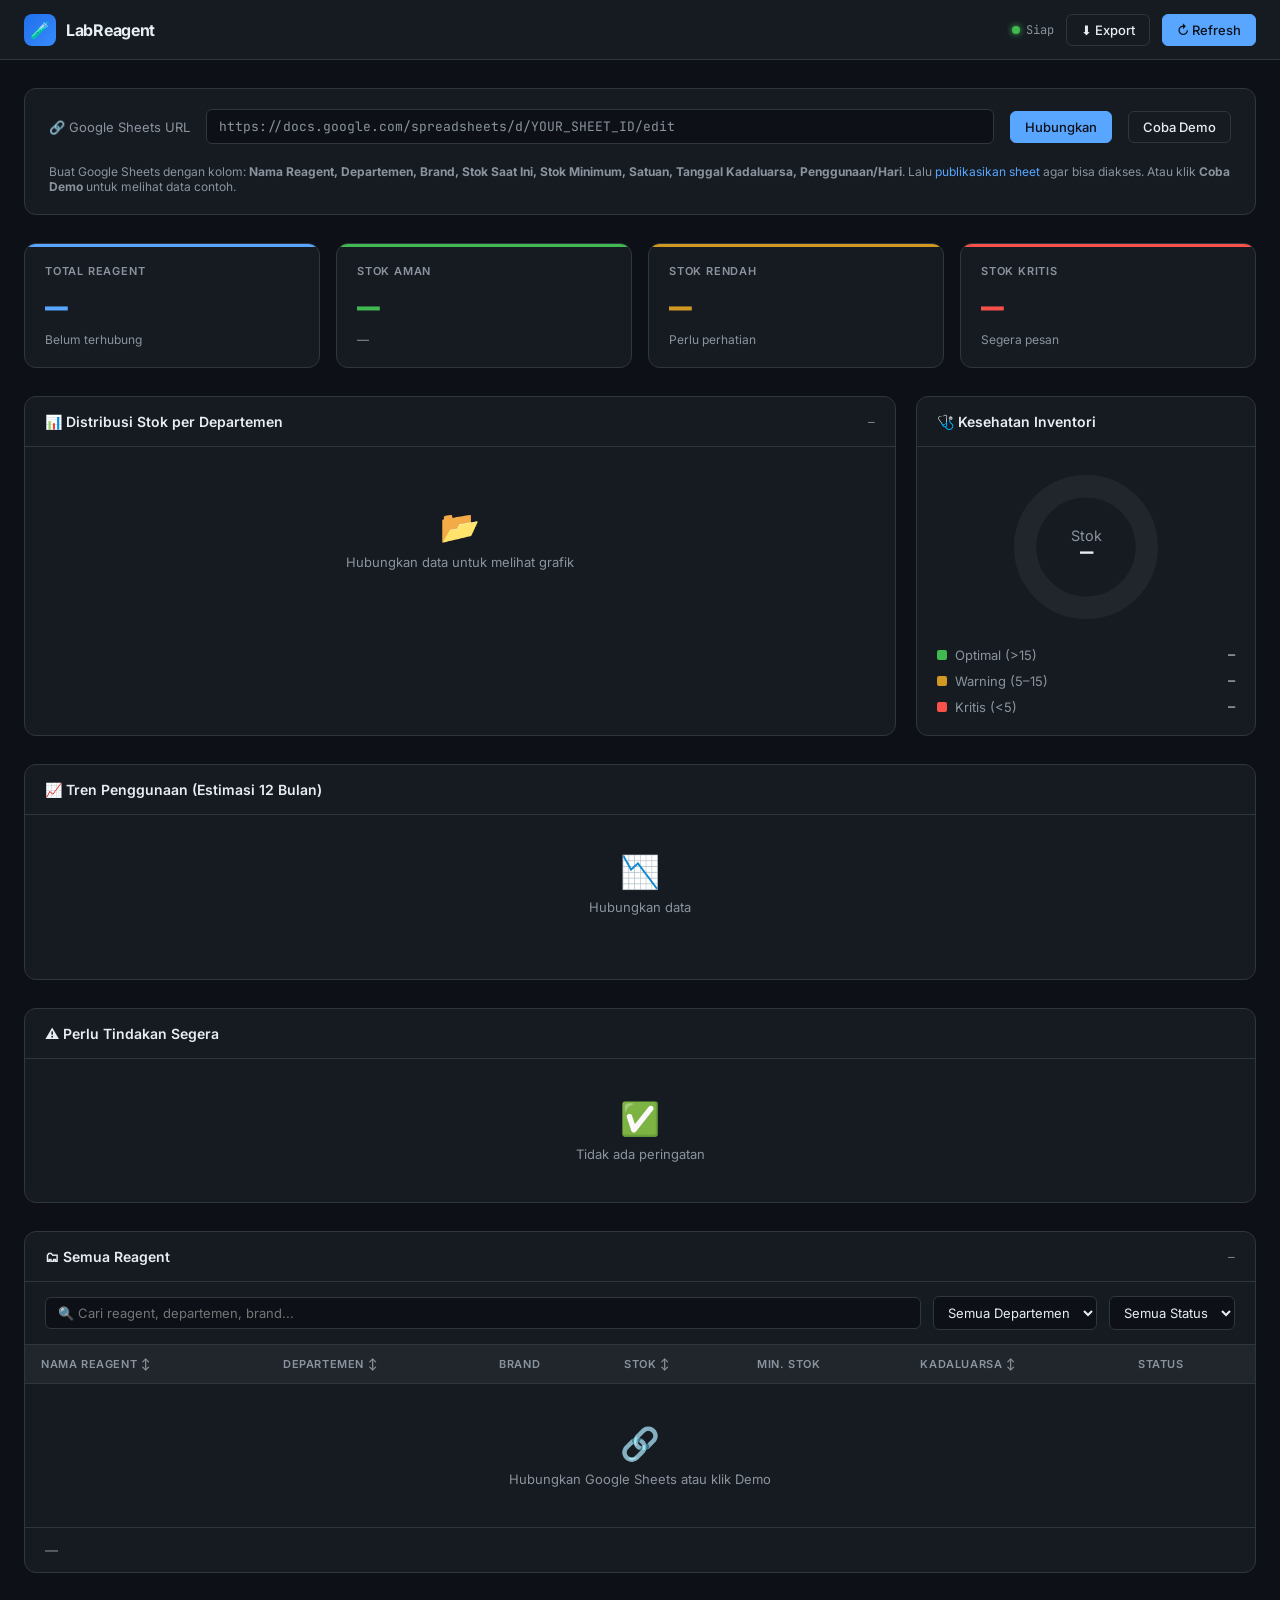
<file: reagent_dashboard2.html>
<!DOCTYPE html>
<html lang="id">
<head>
<meta charset="UTF-8">
<meta name="viewport" content="width=device-width, initial-scale=1.0">
<title>Dashboard Reagent Lab</title>
<link href="https://fonts.googleapis.com/css2?family=Inter:wght@300;400;500;600;700&family=JetBrains+Mono:wght@400;600&display=swap" rel="stylesheet">
<style>
  :root {
    --bg: #0d1117;
    --surface: #161b22;
    --surface2: #21262d;
    --border: #30363d;
    --text: #e6edf3;
    --muted: #8b949e;
    --accent: #58a6ff;
    --green: #3fb950;
    --yellow: #d29922;
    --red: #f85149;
    --purple: #bc8cff;
    --cyan: #39d353;
    --gradient: linear-gradient(135deg, #1f6feb 0%, #388bfd 100%);
  }

  * { box-sizing: border-box; margin: 0; padding: 0; }

  body {
    font-family: 'Inter', sans-serif;
    background: var(--bg);
    color: var(--text);
    min-height: 100vh;
  }

  /* HEADER */
  header {
    background: var(--surface);
    border-bottom: 1px solid var(--border);
    padding: 0 24px;
    display: flex;
    align-items: center;
    justify-content: space-between;
    height: 60px;
    position: sticky;
    top: 0;
    z-index: 100;
  }
  .logo {
    display: flex;
    align-items: center;
    gap: 10px;
    font-weight: 700;
    font-size: 16px;
    letter-spacing: -0.3px;
  }
  .logo-icon {
    width: 32px; height: 32px;
    background: var(--gradient);
    border-radius: 8px;
    display: flex; align-items: center; justify-content: center;
    font-size: 16px;
  }
  .header-right {
    display: flex;
    align-items: center;
    gap: 12px;
  }
  .status-badge {
    display: flex;
    align-items: center;
    gap: 6px;
    font-size: 12px;
    color: var(--muted);
    font-family: 'JetBrains Mono', monospace;
  }
  .status-dot {
    width: 8px; height: 8px;
    border-radius: 50%;
    background: var(--green);
    box-shadow: 0 0 6px var(--green);
    animation: pulse 2s infinite;
  }
  @keyframes pulse { 0%,100%{opacity:1} 50%{opacity:.5} }

  .btn {
    padding: 7px 14px;
    border-radius: 6px;
    font-size: 13px;
    font-weight: 500;
    cursor: pointer;
    border: 1px solid var(--border);
    transition: all .15s;
    font-family: inherit;
  }
  .btn-primary {
    background: var(--accent);
    color: #0d1117;
    border-color: var(--accent);
  }
  .btn-primary:hover { background: #79c0ff; }
  .btn-ghost { background: transparent; color: var(--text); }
  .btn-ghost:hover { background: var(--surface2); }

  /* MAIN LAYOUT */
  main {
    max-width: 1280px;
    margin: 0 auto;
    padding: 28px 24px;
  }

  /* SHEET CONNECTOR */
  .sheet-connector {
    background: var(--surface);
    border: 1px solid var(--border);
    border-radius: 12px;
    padding: 20px 24px;
    margin-bottom: 28px;
    display: flex;
    align-items: center;
    gap: 16px;
    flex-wrap: wrap;
  }
  .sheet-connector label {
    font-size: 13px;
    color: var(--muted);
    white-space: nowrap;
  }
  .sheet-input {
    flex: 1;
    min-width: 260px;
    background: var(--bg);
    border: 1px solid var(--border);
    border-radius: 6px;
    padding: 8px 12px;
    color: var(--text);
    font-size: 13px;
    font-family: 'JetBrains Mono', monospace;
    outline: none;
    transition: border-color .15s;
  }
  .sheet-input:focus { border-color: var(--accent); }
  .sheet-input::placeholder { color: var(--muted); }
  .connect-info {
    font-size: 12px;
    color: var(--muted);
    flex-basis: 100%;
    margin-top: 4px;
  }
  .connect-info a { color: var(--accent); text-decoration: none; }

  /* STATS GRID */
  .stats-grid {
    display: grid;
    grid-template-columns: repeat(4, 1fr);
    gap: 16px;
    margin-bottom: 28px;
  }
  .stat-card {
    background: var(--surface);
    border: 1px solid var(--border);
    border-radius: 12px;
    padding: 20px;
    position: relative;
    overflow: hidden;
    transition: border-color .15s;
  }
  .stat-card:hover { border-color: var(--accent); }
  .stat-card::before {
    content: '';
    position: absolute;
    top: 0; left: 0; right: 0;
    height: 3px;
  }
  .stat-card.total::before { background: var(--accent); }
  .stat-card.ok::before { background: var(--green); }
  .stat-card.warn::before { background: var(--yellow); }
  .stat-card.crit::before { background: var(--red); }
  .stat-label {
    font-size: 11px;
    font-weight: 600;
    letter-spacing: .8px;
    text-transform: uppercase;
    color: var(--muted);
    margin-bottom: 10px;
  }
  .stat-value {
    font-family: 'JetBrains Mono', monospace;
    font-size: 38px;
    font-weight: 600;
    line-height: 1;
    margin-bottom: 6px;
  }
  .stat-card.total .stat-value { color: var(--accent); }
  .stat-card.ok .stat-value { color: var(--green); }
  .stat-card.warn .stat-value { color: var(--yellow); }
  .stat-card.crit .stat-value { color: var(--red); }
  .stat-sub { font-size: 12px; color: var(--muted); }

  /* CONTENT GRID */
  .content-grid {
    display: grid;
    grid-template-columns: 1fr 340px;
    gap: 20px;
    margin-bottom: 28px;
  }

  .panel {
    background: var(--surface);
    border: 1px solid var(--border);
    border-radius: 12px;
    overflow: hidden;
  }
  .panel-header {
    padding: 16px 20px;
    border-bottom: 1px solid var(--border);
    display: flex;
    align-items: center;
    justify-content: space-between;
  }
  .panel-title {
    font-size: 14px;
    font-weight: 600;
    display: flex;
    align-items: center;
    gap: 8px;
  }
  .panel-body { padding: 20px; }

  /* BAR CHART */
  .bar-list { display: flex; flex-direction: column; gap: 14px; }
  .bar-item {}
  .bar-meta {
    display: flex;
    justify-content: space-between;
    margin-bottom: 6px;
    font-size: 13px;
  }
  .bar-name { color: var(--text); }
  .bar-val { font-family: 'JetBrains Mono', monospace; color: var(--muted); font-size: 12px; }
  .bar-track {
    height: 8px;
    background: var(--bg);
    border-radius: 4px;
    overflow: hidden;
  }
  .bar-fill {
    height: 100%;
    border-radius: 4px;
    transition: width 0.6s cubic-bezier(.4,0,.2,1);
  }

  /* DONUT */
  .donut-wrap {
    display: flex;
    flex-direction: column;
    align-items: center;
    gap: 20px;
  }
  svg.donut { width: 160px; height: 160px; }
  .donut-legend { width: 100%; display: flex; flex-direction: column; gap: 10px; }
  .legend-row {
    display: flex;
    align-items: center;
    justify-content: space-between;
    font-size: 13px;
  }
  .legend-left { display: flex; align-items: center; gap: 8px; }
  .legend-dot { width: 10px; height: 10px; border-radius: 2px; }
  .legend-label { color: var(--muted); }
  .legend-val { font-family: 'JetBrains Mono', monospace; font-size: 12px; }

  /* TABLE */
  .table-panel { }
  .table-controls {
    padding: 14px 20px;
    border-bottom: 1px solid var(--border);
    display: flex;
    gap: 12px;
    flex-wrap: wrap;
    align-items: center;
  }
  .search-box {
    flex: 1;
    min-width: 180px;
    background: var(--bg);
    border: 1px solid var(--border);
    border-radius: 6px;
    padding: 7px 12px;
    color: var(--text);
    font-size: 13px;
    font-family: inherit;
    outline: none;
    transition: border-color .15s;
  }
  .search-box:focus { border-color: var(--accent); }
  select.filter-select {
    background: var(--bg);
    border: 1px solid var(--border);
    border-radius: 6px;
    padding: 7px 10px;
    color: var(--text);
    font-size: 13px;
    font-family: inherit;
    outline: none;
    cursor: pointer;
  }

  table {
    width: 100%;
    border-collapse: collapse;
    font-size: 13px;
  }
  thead th {
    padding: 12px 16px;
    text-align: left;
    font-size: 11px;
    font-weight: 600;
    letter-spacing: .6px;
    text-transform: uppercase;
    color: var(--muted);
    border-bottom: 1px solid var(--border);
    background: var(--surface2);
    cursor: pointer;
    user-select: none;
  }
  thead th:hover { color: var(--text); }
  tbody tr {
    border-bottom: 1px solid var(--border);
    transition: background .1s;
  }
  tbody tr:last-child { border-bottom: none; }
  tbody tr:hover { background: var(--surface2); }
  td { padding: 12px 16px; }
  .td-name { font-weight: 500; }
  .td-dept { color: var(--muted); font-size: 12px; }
  .td-stock {
    font-family: 'JetBrains Mono', monospace;
    font-size: 13px;
    font-weight: 600;
  }
  .td-date { font-size: 12px; color: var(--muted); font-family: 'JetBrains Mono', monospace; }

  .badge {
    display: inline-flex;
    align-items: center;
    padding: 3px 8px;
    border-radius: 4px;
    font-size: 11px;
    font-weight: 600;
    letter-spacing: .4px;
    text-transform: uppercase;
  }
  .badge-ok { background: rgba(63,185,80,.15); color: #3fb950; }
  .badge-warn { background: rgba(210,153,34,.15); color: #d29922; }
  .badge-crit { background: rgba(248,81,73,.15); color: #f85149; }

  .pagination {
    padding: 14px 20px;
    border-top: 1px solid var(--border);
    display: flex;
    align-items: center;
    justify-content: space-between;
    font-size: 13px;
    color: var(--muted);
  }
  .page-btns { display: flex; gap: 4px; }
  .page-btn {
    width: 30px; height: 30px;
    border-radius: 6px;
    border: 1px solid var(--border);
    background: transparent;
    color: var(--text);
    cursor: pointer;
    font-size: 13px;
    display: flex; align-items: center; justify-content: center;
    transition: all .15s;
  }
  .page-btn:hover, .page-btn.active { background: var(--accent); border-color: var(--accent); color: #0d1117; }
  .page-btn:disabled { opacity: .3; cursor: not-allowed; }

  /* USAGE CHART */
  .usage-section { margin-bottom: 28px; }
  .usage-chart {
    display: flex;
    gap: 4px;
    align-items: flex-end;
    height: 140px;
    padding: 16px 20px 0;
  }
  .usage-bar-wrap {
    flex: 1;
    display: flex;
    flex-direction: column;
    align-items: center;
    gap: 6px;
    height: 100%;
    justify-content: flex-end;
  }
  .usage-bar {
    width: 100%;
    border-radius: 4px 4px 0 0;
    background: var(--accent);
    opacity: .8;
    transition: opacity .15s;
    min-height: 4px;
  }
  .usage-bar:hover { opacity: 1; }
  .usage-label { font-size: 10px; color: var(--muted); font-family: 'JetBrains Mono', monospace; }
  .usage-x {
    display: flex;
    gap: 4px;
    padding: 8px 20px 16px;
  }
  .usage-x span {
    flex: 1;
    text-align: center;
    font-size: 10px;
    color: var(--muted);
    font-family: 'JetBrains Mono', monospace;
  }

  /* ALERTS */
  .alerts-section { margin-bottom: 28px; }
  .alert-card {
    display: flex;
    align-items: center;
    gap: 14px;
    padding: 14px 20px;
    border-bottom: 1px solid var(--border);
  }
  .alert-card:last-child { border-bottom: none; }
  .alert-icon { font-size: 20px; }
  .alert-content { flex: 1; }
  .alert-title { font-size: 13px; font-weight: 500; margin-bottom: 2px; }
  .alert-sub { font-size: 12px; color: var(--muted); }
  .alert-time { font-size: 11px; color: var(--muted); font-family: 'JetBrains Mono', monospace; white-space: nowrap; }

  /* RESPONSIVE */
  @media (max-width: 900px) {
    .stats-grid { grid-template-columns: repeat(2, 1fr); }
    .content-grid { grid-template-columns: 1fr; }
  }
  @media (max-width: 540px) {
    .stats-grid { grid-template-columns: 1fr 1fr; }
    main { padding: 16px; }
  }

  /* LOADING */
  .loading-overlay {
    position: fixed; inset: 0;
    background: rgba(13,17,23,.85);
    display: flex;
    align-items: center;
    justify-content: center;
    z-index: 999;
    backdrop-filter: blur(4px);
  }
  .spinner {
    width: 40px; height: 40px;
    border: 3px solid var(--border);
    border-top-color: var(--accent);
    border-radius: 50%;
    animation: spin .7s linear infinite;
  }
  @keyframes spin { to { transform: rotate(360deg); } }
  .loading-overlay.hidden { display: none; }

  /* TOAST */
  .toast {
    position: fixed;
    bottom: 24px; right: 24px;
    background: var(--surface2);
    border: 1px solid var(--border);
    border-radius: 8px;
    padding: 12px 18px;
    font-size: 13px;
    display: flex;
    align-items: center;
    gap: 10px;
    transform: translateY(80px);
    opacity: 0;
    transition: all .25s;
    z-index: 200;
  }
  .toast.show { transform: translateY(0); opacity: 1; }
  .toast.success { border-color: var(--green); }
  .toast.error { border-color: var(--red); }
  .toast.info { border-color: var(--accent); }

  .empty-state {
    text-align: center;
    padding: 40px 20px;
    color: var(--muted);
    font-size: 13px;
  }
  .empty-icon { font-size: 32px; margin-bottom: 8px; }

  /* last updated */
  .last-update {
    font-size: 11px;
    color: var(--muted);
    font-family: 'JetBrains Mono', monospace;
  }

  .section-title {
    font-size: 15px;
    font-weight: 600;
    margin-bottom: 16px;
    display: flex;
    align-items: center;
    gap: 8px;
  }
</style>
</head>
<body>

<!-- LOADING -->
<div class="loading-overlay hidden" id="loadingOverlay">
  <div class="spinner"></div>
</div>

<!-- TOAST -->
<div class="toast" id="toast"></div>

<!-- HEADER -->
<header>
  <div class="logo">
    <div class="logo-icon">🧪</div>
    <span>LabReagent</span>
  </div>
  <div class="header-right">
    <div class="status-badge">
      <div class="status-dot" id="statusDot"></div>
      <span id="statusText">Siap</span>
    </div>
    <button class="btn btn-ghost" onclick="exportCSV()">⬇ Export</button>
    <button class="btn btn-primary" onclick="refreshData()">↻ Refresh</button>
  </div>
</header>

<main>

  <!-- GOOGLE SHEETS CONNECTOR -->
  <div class="sheet-connector">
    <label>🔗 Google Sheets URL</label>
    <input type="text" class="sheet-input" id="sheetUrl"
      placeholder="https://docs.google.com/spreadsheets/d/YOUR_SHEET_ID/edit">
    <button class="btn btn-primary" onclick="connectSheet()">Hubungkan</button>
    <button class="btn btn-ghost" onclick="loadDemo()">Coba Demo</button>
    <p class="connect-info">
      Buat Google Sheets dengan kolom: <strong>Nama Reagent, Departemen, Brand, Stok Saat Ini, Stok Minimum, Satuan, Tanggal Kadaluarsa, Penggunaan/Hari</strong>.
      Lalu <a href="#" onclick="showSheetGuide()">publikasikan sheet</a> agar bisa diakses.
      Atau klik <strong>Coba Demo</strong> untuk melihat data contoh.
    </p>
  </div>

  <!-- STATS -->
  <div class="stats-grid">
    <div class="stat-card total">
      <div class="stat-label">Total Reagent</div>
      <div class="stat-value" id="statTotal">—</div>
      <div class="stat-sub" id="statDepts">Belum terhubung</div>
    </div>
    <div class="stat-card ok">
      <div class="stat-label">Stok Aman</div>
      <div class="stat-value" id="statOk">—</div>
      <div class="stat-sub" id="statOkPct">—</div>
    </div>
    <div class="stat-card warn">
      <div class="stat-label">Stok Rendah</div>
      <div class="stat-value" id="statWarn">—</div>
      <div class="stat-sub">Perlu perhatian</div>
    </div>
    <div class="stat-card crit">
      <div class="stat-label">Stok Kritis</div>
      <div class="stat-value" id="statCrit">—</div>
      <div class="stat-sub">Segera pesan</div>
    </div>
  </div>

  <!-- CHARTS ROW -->
  <div class="content-grid">
    <!-- Bar chart per department -->
    <div class="panel">
      <div class="panel-header">
        <div class="panel-title">📊 Distribusi Stok per Departemen</div>
        <span class="last-update" id="lastUpdateText">—</span>
      </div>
      <div class="panel-body">
        <div class="bar-list" id="deptBars">
          <div class="empty-state"><div class="empty-icon">📂</div>Hubungkan data untuk melihat grafik</div>
        </div>
      </div>
    </div>

    <!-- Donut health -->
    <div class="panel">
      <div class="panel-header">
        <div class="panel-title">🩺 Kesehatan Inventori</div>
      </div>
      <div class="panel-body">
        <div class="donut-wrap">
          <svg class="donut" viewBox="0 0 100 100" id="donutSvg">
            <circle cx="50" cy="50" r="38" fill="none" stroke="#21262d" stroke-width="14"/>
            <text x="50" y="46" text-anchor="middle" fill="#8b949e" font-size="9" font-family="Inter">Stok</text>
            <text x="50" y="58" text-anchor="middle" fill="#e6edf3" font-size="14" font-family="JetBrains Mono" font-weight="600" id="donutCenter">—</text>
          </svg>
          <div class="donut-legend">
            <div class="legend-row">
              <div class="legend-left"><div class="legend-dot" style="background:#3fb950"></div><span class="legend-label">Optimal (&gt;15)</span></div>
              <span class="legend-val" id="lgOk">—</span>
            </div>
            <div class="legend-row">
              <div class="legend-left"><div class="legend-dot" style="background:#d29922"></div><span class="legend-label">Warning (5–15)</span></div>
              <span class="legend-val" id="lgWarn">—</span>
            </div>
            <div class="legend-row">
              <div class="legend-left"><div class="legend-dot" style="background:#f85149"></div><span class="legend-label">Kritis (&lt;5)</span></div>
              <span class="legend-val" id="lgCrit">—</span>
            </div>
          </div>
        </div>
      </div>
    </div>
  </div>

  <!-- USAGE TREND -->
  <div class="usage-section panel">
    <div class="panel-header">
      <div class="panel-title">📈 Tren Penggunaan (Estimasi 12 Bulan)</div>
    </div>
    <div class="usage-chart" id="usageChart">
      <div class="empty-state" style="flex:1"><div class="empty-icon">📉</div>Hubungkan data</div>
    </div>
    <div class="usage-x" id="usageX"></div>
  </div>

  <!-- ALERTS -->
  <div class="alerts-section panel" id="alertsPanel">
    <div class="panel-header">
      <div class="panel-title">⚠️ Perlu Tindakan Segera</div>
    </div>
    <div id="alertsList">
      <div class="empty-state"><div class="empty-icon">✅</div>Tidak ada peringatan</div>
    </div>
  </div>

  <!-- TABLE -->
  <div class="panel table-panel">
    <div class="panel-header">
      <div class="panel-title">🗂 Semua Reagent</div>
      <span class="last-update" id="tableCount">—</span>
    </div>
    <div class="table-controls">
      <input type="text" class="search-box" placeholder="🔍 Cari reagent, departemen, brand..." id="searchBox" oninput="applyFilters()">
      <select class="filter-select" id="filterDept" onchange="applyFilters()">
        <option value="">Semua Departemen</option>
      </select>
      <select class="filter-select" id="filterStatus" onchange="applyFilters()">
        <option value="">Semua Status</option>
        <option value="ok">Aman</option>
        <option value="warn">Rendah</option>
        <option value="crit">Kritis</option>
      </select>
    </div>
    <div style="overflow-x:auto">
      <table>
        <thead>
          <tr>
            <th onclick="sortTable('name')">Nama Reagent ↕</th>
            <th onclick="sortTable('dept')">Departemen ↕</th>
            <th>Brand</th>
            <th onclick="sortTable('stock')">Stok ↕</th>
            <th>Min. Stok</th>
            <th onclick="sortTable('expiry')">Kadaluarsa ↕</th>
            <th>Status</th>
          </tr>
        </thead>
        <tbody id="tableBody">
          <tr><td colspan="7" class="empty-state"><div class="empty-icon">🔗</div>Hubungkan Google Sheets atau klik Demo</td></tr>
        </tbody>
      </table>
    </div>
    <div class="pagination">
      <span id="pageInfo">—</span>
      <div class="page-btns" id="pageBtns"></div>
    </div>
  </div>

</main>

<script>
// ──────────────────────────────────
//  STATE
// ──────────────────────────────────
let allData = [];
let filteredData = [];
let currentPage = 1;
const PAGE_SIZE = 10;
let sortKey = '';
let sortDir = 1;

// ──────────────────────────────────
//  GOOGLE SHEETS
// ──────────────────────────────────
async function connectSheet() {
  const url = document.getElementById('sheetUrl').value.trim();
  if (!url) { showToast('Masukkan URL Google Sheets terlebih dahulu', 'error'); return; }

  // Build CSV URL — support both published (/d/e/) and regular (/d/) sheet URLs
  let csvUrl = '';
  const publishedMatch = url.match(/\/spreadsheets\/d\/e\/([a-zA-Z0-9-_]+)/);
  const regularMatch   = url.match(/\/spreadsheets\/d\/([a-zA-Z0-9-_]+)/);

  if (publishedMatch) {
    // Already a published URL — use as-is with output=csv
    const base = url.split('/pub')[0].split('/edit')[0];
    csvUrl = `${base}/pub?output=csv`;
  } else if (regularMatch) {
    const sheetId = regularMatch[1];
    csvUrl = `https://docs.google.com/spreadsheets/d/${sheetId}/export?format=csv&gid=0`;
  } else {
    showToast('URL tidak valid. Pastikan URL Google Sheets benar.', 'error');
    return;
  }

  showLoading(true);
  setStatus('Menghubungkan...', false);

  // Try fetching directly first, then fall back to CORS proxy
  const proxies = [
    csvUrl,
    `https://corsproxy.io/?${encodeURIComponent(csvUrl)}`,
    `https://api.allorigins.win/raw?url=${encodeURIComponent(csvUrl)}`,
  ];

  let csv = null;
  let lastErr = '';
  for (const endpoint of proxies) {
    try {
      const res = await fetch(endpoint, { cache: 'no-store' });
      if (!res.ok) throw new Error(`HTTP ${res.status}`);
      const text = await res.text();
      // Sanity check — must look like CSV with header
      if (text.includes('Nama') || text.includes('nama') || text.split('\n').length > 1) {
        csv = text; break;
      }
    } catch (e) { lastErr = e.message; }
  }

  try {
    if (!csv) throw new Error('Gagal terhubung ke sheet. Pastikan sheet sudah dipublikasikan ke web (File → Bagikan → Publikasikan ke web).');
    const parsed = parseCSV(csv);
    if (parsed.length === 0) throw new Error('Sheet kosong atau format kolom tidak dikenali.');
    allData = parsed;
    applyFilters();
    updateDashboard();
    setStatus('Terhubung ✓', true);
    showToast(`Berhasil! ${parsed.length} reagent dimuat.`, 'success');
  } catch (e) {
    showToast(e.message, 'error');
    setStatus('Gagal terhubung', false);
  } finally {
    showLoading(false);
  }
}

function parseCSV(csv) {
  const lines = csv.trim().split('\n');
  if (lines.length < 2) return [];
  const headers = lines[0].split(',').map(h => h.trim().replace(/^"|"$/g,'').toLowerCase());

  // Column mapping (flexible)
  const colMap = {
    name: findCol(headers, ['nama reagent','reagent','nama','name']),
    dept: findCol(headers, ['departemen','department','dept','divisi']),
    brand: findCol(headers, ['brand','merek','merk']),
    stock: findCol(headers, ['stok saat ini','stok','stock','current stock','jumlah']),
    minStock: findCol(headers, ['stok minimum','min stok','minimum stock','min stock','minimum']),
    unit: findCol(headers, ['satuan','unit']),
    expiry: findCol(headers, ['tanggal kadaluarsa','expiry','kadaluarsa','expire','exp date']),
    usage: findCol(headers, ['penggunaan/hari','penggunaan','usage','pakai/hari','daily usage']),
  };

  return lines.slice(1).filter(l => l.trim()).map((line, i) => {
    const cols = splitCSVLine(line);
    const stock = parseFloat(cols[colMap.stock]) || 0;
    const min = parseFloat(cols[colMap.minStock]) || 10;
    const usage = parseFloat(cols[colMap.usage]) || 0;
    const status = stock < 5 ? 'crit' : stock < min ? 'warn' : 'ok';
    return {
      id: i,
      name: cols[colMap.name] || `Reagent ${i+1}`,
      dept: cols[colMap.dept] || 'Umum',
      brand: cols[colMap.brand] || '-',
      stock,
      minStock: min,
      unit: cols[colMap.unit] || 'pcs',
      expiry: cols[colMap.expiry] || '-',
      usage,
      status,
    };
  });
}

function findCol(headers, candidates) {
  for (const c of candidates) {
    const idx = headers.findIndex(h => h.includes(c));
    if (idx !== -1) return idx;
  }
  return 0;
}

function splitCSVLine(line) {
  const result = [];
  let cur = ''; let inQ = false;
  for (const ch of line) {
    if (ch === '"') { inQ = !inQ; }
    else if (ch === ',' && !inQ) { result.push(cur.trim()); cur = ''; }
    else { cur += ch; }
  }
  result.push(cur.trim());
  return result;
}

// ──────────────────────────────────
//  DEMO DATA
// ──────────────────────────────────
function loadDemo() {
  allData = [
    { id:0, name:'ALT/Alanin Aminotransferase', dept:'Patologi Klinik', brand:'Proline', stock:3, minStock:10, unit:'kit', expiry:'2025-08-01', usage:0.5, status:'crit' },
    { id:1, name:'RDT Kolesterol', dept:'Patologi Klinik', brand:'Easy Touch', stock:7, minStock:10, unit:'strip', expiry:'2025-12-15', usage:1.2, status:'warn' },
    { id:2, name:'CRP', dept:'Patologi Klinik', brand:'Biorex Diagnostic', stock:8, minStock:10, unit:'kit', expiry:'2026-03-20', usage:0.8, status:'warn' },
    { id:3, name:'HbA1c', dept:'Patologi Klinik', brand:'Bio-Rad', stock:22, minStock:10, unit:'kit', expiry:'2026-07-10', usage:2.0, status:'ok' },
    { id:4, name:'Troponin I', dept:'Patologi Klinik', brand:'Abbott', stock:18, minStock:8, unit:'kit', expiry:'2026-01-05', usage:1.5, status:'ok' },
    { id:5, name:'TSH', dept:'Patologi Klinik', brand:'Roche', stock:30, minStock:10, unit:'kit', expiry:'2026-09-30', usage:3.0, status:'ok' },
    { id:6, name:'Glukosa Darah', dept:'Patologi Klinik', brand:'Siemens', stock:45, minStock:15, unit:'strip', expiry:'2026-06-01', usage:5.0, status:'ok' },
    { id:7, name:'Kreatinin', dept:'Patologi Klinik', brand:'Beckman', stock:16, minStock:10, unit:'kit', expiry:'2026-04-15', usage:2.2, status:'ok' },
    { id:8, name:'Hemoglobin', dept:'Patologi Klinik', brand:'Sysmex', stock:60, minStock:20, unit:'reagen', expiry:'2026-11-20', usage:8.0, status:'ok' },
    { id:9, name:'Platelet', dept:'Patologi Klinik', brand:'Sysmex', stock:55, minStock:20, unit:'reagen', expiry:'2026-10-15', usage:7.5, status:'ok' },
    { id:10, name:'Media BGLB', dept:'Bakteriologi', brand:'-', stock:4, minStock:10, unit:'botol', expiry:'2025-11-01', usage:0.3, status:'crit' },
    { id:11, name:'Pewarnaan Gram', dept:'Bakteriologi', brand:'-', stock:6, minStock:10, unit:'set', expiry:'2025-10-20', usage:0.5, status:'warn' },
    { id:12, name:'Media MacConkey', dept:'Bakteriologi', brand:'Oxoid', stock:2, minStock:8, unit:'liter', expiry:'2025-09-05', usage:0.4, status:'crit' },
    { id:13, name:'Media Blood Agar', dept:'Bakteriologi', brand:'Oxoid', stock:25, minStock:8, unit:'liter', expiry:'2026-02-10', usage:1.0, status:'ok' },
    { id:14, name:'KOH 10%', dept:'Bakteriologi', brand:'Merck', stock:12, minStock:5, unit:'botol', expiry:'2027-01-01', usage:0.2, status:'ok' },
    { id:15, name:'Lugol', dept:'Bakteriologi', brand:'Merck', stock:3, minStock:5, unit:'botol', expiry:'2026-05-01', usage:0.1, status:'crit' },
    { id:16, name:'Safranin', dept:'Bakteriologi', brand:'Merck', stock:9, minStock:5, unit:'botol', expiry:'2026-08-15', usage:0.3, status:'ok' },
    { id:17, name:'Kristal Violet', dept:'Bakteriologi', brand:'Merck', stock:14, minStock:5, unit:'botol', expiry:'2026-07-20', usage:0.4, status:'ok' },
  ];
  applyFilters();
  updateDashboard();
  setStatus('Demo aktif', true);
  showToast('Data demo dimuat — 18 reagent dari 2 departemen', 'info');
}

// ──────────────────────────────────
//  DASHBOARD
// ──────────────────────────────────
function updateDashboard() {
  const ok = allData.filter(d => d.status === 'ok').length;
  const warn = allData.filter(d => d.status === 'warn').length;
  const crit = allData.filter(d => d.status === 'crit').length;
  const total = allData.length;
  const depts = [...new Set(allData.map(d => d.dept))];

  document.getElementById('statTotal').textContent = total;
  document.getElementById('statDepts').textContent = `${depts.length} departemen`;
  document.getElementById('statOk').textContent = ok;
  document.getElementById('statOkPct').textContent = `${Math.round(ok/total*100)}% stok baik`;
  document.getElementById('statWarn').textContent = warn;
  document.getElementById('statCrit').textContent = crit;
  document.getElementById('lgOk').textContent = `${ok} item`;
  document.getElementById('lgWarn').textContent = `${warn} item`;
  document.getElementById('lgCrit').textContent = `${crit} item`;
  document.getElementById('donutCenter').textContent = `${Math.round(ok/total*100)}%`;
  document.getElementById('lastUpdateText').textContent = new Date().toLocaleTimeString('id-ID');

  // Department dropdown
  const sel = document.getElementById('filterDept');
  sel.innerHTML = '<option value="">Semua Departemen</option>';
  depts.forEach(d => sel.innerHTML += `<option value="${d}">${d}</option>`);

  renderDeptBars(depts);
  renderDonut(ok, warn, crit);
  renderUsageChart();
  renderAlerts();
}

function renderDeptBars(depts) {
  const container = document.getElementById('deptBars');
  const colors = ['#58a6ff','#3fb950','#bc8cff','#d29922','#ff7b72'];
  const maxCount = Math.max(...depts.map(d => allData.filter(r => r.dept === d).length));
  container.innerHTML = depts.map((d, i) => {
    const items = allData.filter(r => r.dept === d);
    const pct = Math.round(items.length / maxCount * 100);
    return `
      <div class="bar-item">
        <div class="bar-meta">
          <span class="bar-name">${d}</span>
          <span class="bar-val">${items.length} item</span>
        </div>
        <div class="bar-track">
          <div class="bar-fill" style="width:${pct}%;background:${colors[i%colors.length]}"></div>
        </div>
      </div>`;
  }).join('');
}

function renderDonut(ok, warn, crit) {
  const total = ok + warn + crit || 1;
  const R = 38;
  const C = 2 * Math.PI * R;
  let offset = 0;
  const segs = [
    { val: ok, color: '#3fb950' },
    { val: warn, color: '#d29922' },
    { val: crit, color: '#f85149' },
  ];
  const svg = document.getElementById('donutSvg');
  // Remove old segments
  svg.querySelectorAll('.seg').forEach(e => e.remove());
  segs.forEach(s => {
    if (s.val === 0) return;
    const pct = s.val / total;
    const dash = C * pct;
    const el = document.createElementNS('http://www.w3.org/2000/svg','circle');
    el.setAttribute('class','seg');
    el.setAttribute('cx','50'); el.setAttribute('cy','50'); el.setAttribute('r', R);
    el.setAttribute('fill','none');
    el.setAttribute('stroke', s.color);
    el.setAttribute('stroke-width','14');
    el.setAttribute('stroke-dasharray', `${dash} ${C - dash}`);
    el.setAttribute('stroke-dashoffset', -offset * C + C/4);
    svg.appendChild(el);
    offset += pct;
  });
}

function renderUsageChart() {
  const months = ['Jan','Feb','Mar','Apr','Mei','Jun','Jul','Ags','Sep','Okt','Nov','Des'];
  // Simulate monthly usage from daily usage * ~30
  const total = allData.reduce((s,d) => s + d.usage, 0) * 30;
  const base = total || 200;
  const vals = months.map((_, i) => Math.round(base * (0.8 + Math.random() * 0.4)));
  const maxV = Math.max(...vals);

  document.getElementById('usageChart').innerHTML = vals.map((v, i) => `
    <div class="usage-bar-wrap">
      <span class="usage-label">${v}</span>
      <div class="usage-bar" style="height:${Math.round(v/maxV*100)}%" title="${months[i]}: ${v} unit"></div>
    </div>`).join('');
  document.getElementById('usageX').innerHTML = months.map(m => `<span>${m}</span>`).join('');
}

function renderAlerts() {
  const critItems = allData.filter(d => d.status === 'crit');
  const warnItems = allData.filter(d => d.status === 'warn');
  // Expiring soon (within 60 days)
  const today = new Date();
  const expiring = allData.filter(d => {
    if (!d.expiry || d.expiry === '-') return false;
    const exp = new Date(d.expiry);
    const diff = (exp - today) / 86400000;
    return diff >= 0 && diff <= 60;
  });

  const alerts = [
    ...critItems.map(d => ({ icon:'🔴', title:`${d.name} — Stok Kritis`, sub:`${d.dept} · ${d.stock} ${d.unit} tersisa`, time:'Segera' })),
    ...warnItems.map(d => ({ icon:'🟡', title:`${d.name} — Stok Rendah`, sub:`${d.dept} · ${d.stock} ${d.unit} tersisa`, time:'2–3 hari' })),
    ...expiring.map(d => ({ icon:'⏰', title:`${d.name} — Hampir Kadaluarsa`, sub:`${d.dept} · Exp: ${d.expiry}`, time:'Cek segera' })),
  ];

  document.getElementById('alertsList').innerHTML = alerts.length
    ? alerts.map(a => `
        <div class="alert-card">
          <div class="alert-icon">${a.icon}</div>
          <div class="alert-content">
            <div class="alert-title">${a.name || a.title}</div>
            <div class="alert-sub">${a.sub}</div>
          </div>
          <div class="alert-time">${a.time}</div>
        </div>`).join('')
    : '<div class="empty-state"><div class="empty-icon">✅</div>Tidak ada peringatan</div>';
}

// ──────────────────────────────────
//  TABLE
// ──────────────────────────────────
function applyFilters() {
  const search = document.getElementById('searchBox').value.toLowerCase();
  const dept = document.getElementById('filterDept').value;
  const status = document.getElementById('filterStatus').value;

  filteredData = allData.filter(d => {
    const matchSearch = !search || [d.name, d.dept, d.brand].some(v => v.toLowerCase().includes(search));
    const matchDept = !dept || d.dept === dept;
    const matchStatus = !status || d.status === status;
    return matchSearch && matchDept && matchStatus;
  });

  if (sortKey) {
    filteredData.sort((a, b) => {
      const va = a[sortKey]; const vb = b[sortKey];
      return (typeof va === 'number' ? va - vb : String(va).localeCompare(String(vb))) * sortDir;
    });
  }

  currentPage = 1;
  renderTable();
}

function sortTable(key) {
  if (sortKey === key) sortDir *= -1;
  else { sortKey = key; sortDir = 1; }
  applyFilters();
}

function renderTable() {
  const start = (currentPage - 1) * PAGE_SIZE;
  const page = filteredData.slice(start, start + PAGE_SIZE);
  const tbody = document.getElementById('tableBody');

  if (page.length === 0) {
    tbody.innerHTML = '<tr><td colspan="7"><div class="empty-state"><div class="empty-icon">🔍</div>Tidak ada data</div></td></tr>';
    document.getElementById('tableCount').textContent = '0 item';
    document.getElementById('pageInfo').textContent = '-';
    document.getElementById('pageBtns').innerHTML = '';
    return;
  }

  tbody.innerHTML = page.map(d => {
    const badge = { ok:'badge-ok ok" >Aman', warn:'badge-warn warn" >Rendah', crit:'badge-crit crit" >Kritis' }[d.status];
    const stockColor = { ok:'#3fb950', warn:'#d29922', crit:'#f85149' }[d.status];
    return `
      <tr>
        <td class="td-name">${d.name}</td>
        <td class="td-dept">${d.dept}</td>
        <td>${d.brand}</td>
        <td class="td-stock" style="color:${stockColor}">${d.stock} <small style="color:#8b949e;font-weight:400">${d.unit}</small></td>
        <td style="color:#8b949e;font-size:12px">${d.minStock} ${d.unit}</td>
        <td class="td-date">${d.expiry || '-'}</td>
        <td><span class="badge badge-${badge}</span></td>
      </tr>`;
  }).join('');

  const totalPages = Math.ceil(filteredData.length / PAGE_SIZE);
  document.getElementById('tableCount').textContent = `${filteredData.length} item`;
  document.getElementById('pageInfo').textContent = `${start+1}–${Math.min(start+PAGE_SIZE, filteredData.length)} dari ${filteredData.length}`;

  const btns = document.getElementById('pageBtns');
  btns.innerHTML = '';
  const prev = document.createElement('button');
  prev.className = 'page-btn'; prev.textContent = '‹'; prev.disabled = currentPage === 1;
  prev.onclick = () => { currentPage--; renderTable(); };
  btns.appendChild(prev);
  for (let i = 1; i <= totalPages; i++) {
    const b = document.createElement('button');
    b.className = 'page-btn' + (i === currentPage ? ' active' : '');
    b.textContent = i;
    b.onclick = () => { currentPage = i; renderTable(); };
    btns.appendChild(b);
  }
  const next = document.createElement('button');
  next.className = 'page-btn'; next.textContent = '›'; next.disabled = currentPage === totalPages;
  next.onclick = () => { currentPage++; renderTable(); };
  btns.appendChild(next);
}

// ──────────────────────────────────
//  UTILS
// ──────────────────────────────────
function refreshData() {
  const url = document.getElementById('sheetUrl').value.trim();
  if (url) connectSheet();
  else if (allData.length) { updateDashboard(); showToast('Data diperbarui', 'success'); }
  else showToast('Belum ada data. Hubungkan sheet atau klik Demo.', 'info');
}

function exportCSV() {
  if (!filteredData.length) { showToast('Tidak ada data untuk diekspor', 'error'); return; }
  const headers = ['Nama','Departemen','Brand','Stok','Min Stok','Satuan','Kadaluarsa','Status'];
  const rows = filteredData.map(d => [d.name,d.dept,d.brand,d.stock,d.minStock,d.unit,d.expiry,d.status]);
  const csv = [headers, ...rows].map(r => r.join(',')).join('\n');
  const blob = new Blob([csv], { type:'text/csv' });
  const a = document.createElement('a');
  a.href = URL.createObjectURL(blob);
  a.download = `reagent_${new Date().toISOString().slice(0,10)}.csv`;
  a.click();
  showToast('File CSV berhasil diunduh', 'success');
}

function showSheetGuide() {
  alert('Cara publikasikan Google Sheets:\n1. Buka Google Sheets Anda\n2. Klik File → Bagikan → Publikasikan ke Web\n3. Pilih sheet yang berisi data\n4. Klik Publikasikan\n5. Salin link dan tempel di kolom URL di atas\n\nFormat kolom yang dibutuhkan:\nNama Reagent | Departemen | Brand | Stok Saat Ini | Stok Minimum | Satuan | Tanggal Kadaluarsa | Penggunaan/Hari');
}

function setStatus(text, connected) {
  document.getElementById('statusText').textContent = text;
  document.getElementById('statusDot').style.background = connected ? '#3fb950' : '#f85149';
  document.getElementById('statusDot').style.boxShadow = `0 0 6px ${connected ? '#3fb950' : '#f85149'}`;
}

function showLoading(show) {
  document.getElementById('loadingOverlay').classList.toggle('hidden', !show);
}

function showToast(msg, type = 'info') {
  const t = document.getElementById('toast');
  const icons = { success: '✅', error: '❌', info: 'ℹ️' };
  t.innerHTML = `${icons[type]} ${msg}`;
  t.className = `toast ${type} show`;
  setTimeout(() => t.className = 'toast', 3000);
}

// Auto-refresh every 5 min if sheet connected
setInterval(() => {
  if (document.getElementById('sheetUrl').value.trim() && allData.length) refreshData();
}, 300000);
</script>
</body>
</html>
</file>
<file: css/style.css>
:root{
  --primary:#b8698c;
  --primary-light:#d98fae;
  --gold:#e8b4c8;
  --accent:#f6d6a8;
  --bg:#fdf3f6;
  --card:#ffffff;
  --border:#f2d7e0;
  --text:#4a2c39;
  --muted:#a9808f;
  --success:#16a34a;
  --danger:#dc2626;
  --warning:#b7791f;
  --shadow:0 8px 24px rgba(184,105,140,.12);
  --sidebar:240px;
}
*{margin:0;padding:0;box-sizing:border-box}
body{
  font-family:Segoe UI,Arial,sans-serif;
  background:var(--bg);
  color:var(--text);
}
#app{display:flex;min-height:100vh}
.sidebar{
  width:var(--sidebar);
  background:linear-gradient(180deg,var(--primary),#a25a7d);
  color:#fff;
  display:flex;
  flex-direction:column;
  position:fixed;
  inset:0 auto 0 0;
}
.logo{
  padding:24px;
  border-bottom:1px solid rgba(255,255,255,.15);
}
.logo h1{
  color:var(--accent);
  font-size:26px;
}
.logo p{
  margin-top:6px;
  font-size:13px;
  opacity:.85;
}
nav{
  padding:18px 12px;
  display:flex;
  flex-direction:column;
  gap:8px;
}
.nav-btn{
  border:none;
  background:transparent;
  color:#f3dbe6;
  text-align:left;
  padding:12px 14px;
  border-radius:10px;
  cursor:pointer;
  font-size:15px;
  transition:.2s;
}
.nav-btn:hover,
.nav-btn.active{
  background:rgba(246,214,168,.22);
  color:#fff;
}
.sidebar-footer{
  margin-top:auto;
  padding:18px;
  border-top:1px solid rgba(255,255,255,.15);
  font-size:13px;
}
.main{
  margin-left:var(--sidebar);
  width:calc(100% - var(--sidebar));
}
.topbar{
  background:#fff;
  display:flex;
  justify-content:space-between;
  align-items:center;
  padding:18px 28px;
  border-bottom:1px solid var(--border);
  position:sticky;
  top:0;
  z-index:5;
}
.topbar h2{
  font-size:24px;
  color:var(--primary);
}
#pageSubtitle{
  color:var(--muted);
  margin-top:4px;
}
.top-actions{
  display:flex;
  align-items:center;
  gap:14px;
}
#refreshBtn,#retryBtn{
  background:var(--primary);
  color:#fff;
  border:none;
  border-radius:8px;
  padding:10px 18px;
  cursor:pointer;
  transition:.2s;
}
#refreshBtn:hover,#retryBtn:hover{
  background:var(--primary-light);
}
.page,
#loadingScreen,
#errorScreen{
  margin:24px;
  background:var(--card);
  border:1px solid var(--border);
  border-radius:14px;
  box-shadow:var(--shadow);
  padding:24px;
  min-height:250px;
}
.hidden,[hidden]{display:none!important}
#loadingScreen{
  display:flex;
  flex-direction:column;
  justify-content:center;
  align-items:center;
}
#loadingScreen h2{
  color:var(--primary);
  margin-bottom:8px;
}
.card{
  background:#fff;
  border:1px solid var(--border);
  border-radius:12px;
  padding:18px;
  box-shadow:var(--shadow);
  overflow-x:auto;
}
.stats-grid{
  display:grid;
  grid-template-columns:repeat(auto-fit,minmax(140px,1fr));
  gap:14px;
  margin-bottom:20px;
}
.stats-grid .card{
  text-align:center;
  padding:16px 10px;
}
.stats-grid .card h3{
  font-size:26px;
  color:var(--primary);
}
.stats-grid .card p{
  margin-top:4px;
  color:var(--muted);
  font-size:13px;
}
.inventory-toolbar{
  display:flex;
  flex-wrap:wrap;
  gap:10px;
  margin-bottom:18px;
}
.inventory-toolbar input,
.inventory-toolbar select{
  border:1px solid var(--border);
  border-radius:8px;
  padding:10px 12px;
  font-size:14px;
  background:#fff;
  color:var(--text);
}
.inventory-toolbar input{flex:1;min-width:180px}
#scExportPdfBtn{
  background:var(--primary);
  color:#fff;
  border:none;
  border-radius:8px;
  padding:10px 18px;
  font-size:14px;
  cursor:pointer;
  transition:.2s;
}
#scExportPdfBtn:hover{
  background:var(--primary-light);
}

/* ===========================
   Area Cetak Kartu Stok
   Tersembunyi di layar biasa,
   hanya muncul saat print/export PDF
=========================== */
#kartuStokPrintArea{
  display:none;
}
#kartuStokPrintArea h2{
  margin-bottom:4px;
  color:#000;
  font-size:20px;
}
#kartuStokPrintArea p{
  color:#000;
  margin-bottom:2px;
  font-size:13px;
}
#kartuStokPrintArea table{
  width:100%;
  border-collapse:collapse;
  margin-top:14px;
}
#kartuStokPrintArea th,
#kartuStokPrintArea td{
  border:1px solid #000;
  padding:6px 8px;
  font-size:12px;
  text-align:left;
  color:#000;
  background:#fff;
}
#kartuStokPrintArea th{
  font-weight:700;
}

@media print{
  html, body{
    background:#fff !important;
  }
  #app{
    display:none !important;
  }
  #kartuStokPrintArea{
    display:block !important;
    background:#fff !important;
    color:#000 !important;
    padding:16px;
  }
}

.stock-form{
  display:grid;
  grid-template-columns:repeat(auto-fit,minmax(180px,1fr));
  gap:12px;
  align-items:start;
}
.stock-form input,
.stock-form select{
  border:1px solid var(--border);
  border-radius:8px;
  padding:10px 12px;
  font-size:14px;
  background:#fff;
  color:var(--text);
  width:100%;
}
.stock-form input[readonly]{
  background:#fbeaf1;
  color:var(--muted);
}
.stock-form-inout{
  display:flex;
  gap:10px;
}
.stock-form button{
  grid-column:1/-1;
  background:var(--primary);
  color:#fff;
  border:none;
  border-radius:8px;
  padding:12px;
  font-size:14px;
  cursor:pointer;
  transition:.2s;
}
.stock-form button:hover{
  background:var(--primary-light);
}
.stock-form button:disabled{
  opacity:.6;
  cursor:not-allowed;
}
#scFormMessage{
  grid-column:1/-1;
  font-size:13px;
  color:var(--muted);
  margin:0;
}
.table-responsive{overflow:auto}
table{
  width:100%;
  border-collapse:collapse;
  font-size:13.5px;
}
th,td{
  padding:12px;
  border-bottom:1px solid var(--border);
  text-align:left;
  vertical-align:top;
}
td{word-break:break-word}
th{
  background:#fbeaf1;
  color:var(--primary);
  white-space:nowrap;
}
tr:hover td{
  background:#fdf6f9;
}

/* ===========================
   Badge Status
=========================== */
.badge{
  display:inline-block;
  padding:4px 12px;
  border-radius:999px;
  font-size:12px;
  font-weight:600;
  white-space:nowrap;
}
.badge-success{
  background:#e3f6ec;
  color:#2f855a;
}
.badge-danger{
  background:#fbe4e4;
  color:#c53030;
}
.badge-warning{
  background:#fff3d6;
  color:var(--warning);
}
.badge-secondary{
  background:#f4e5ec;
  color:var(--muted);
}

.chart-container{
  position:relative;
  height:280px;
  margin-top:12px;
}

.status-online{color:var(--success);font-weight:600}
.status-offline{color:var(--danger);font-weight:600}

@media(max-width:900px){
  .sidebar{
    position:relative;
    width:100%;
    height:auto;
  }
  #app{
    flex-direction:column;
  }
  .main{
    margin-left:0;
    width:100%;
  }
  .topbar{
    flex-direction:column;
    align-items:flex-start;
    gap:12px;
  }
  table{font-size:12.5px}
  th,td{padding:8px}
}
</file>
